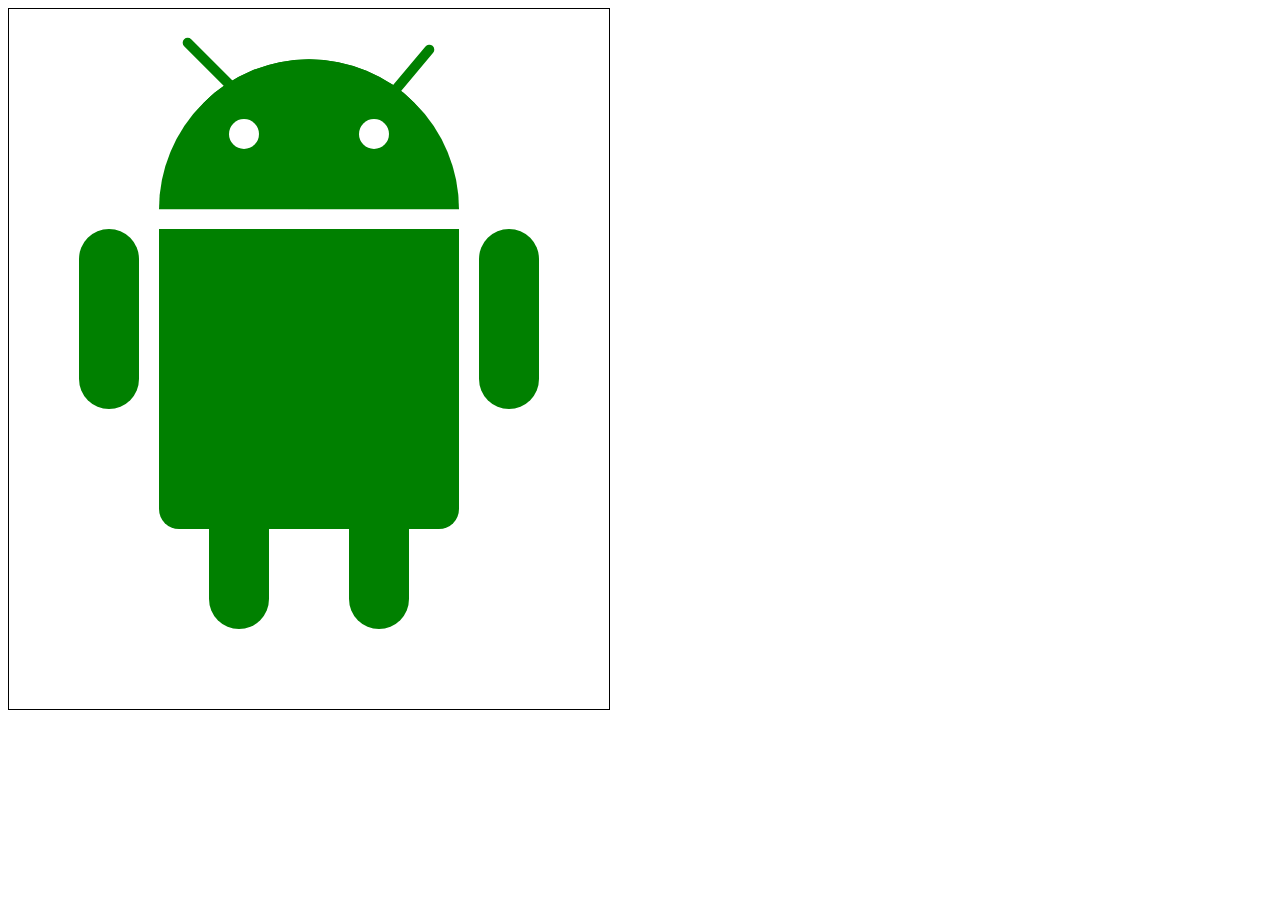
<file: Android/index.html>
<!DOCTYPE html>
<html>
<head>
	<meta charset="utf-8">
	<title>Android icons</title>
	<link rel="stylesheet" type="text/css" href="style.css">
</head>
<body>
	<div class="wrap">
		<div class="one"></div>
		<div class="boy"></div>
	</div>
</body>
</html>
</file>
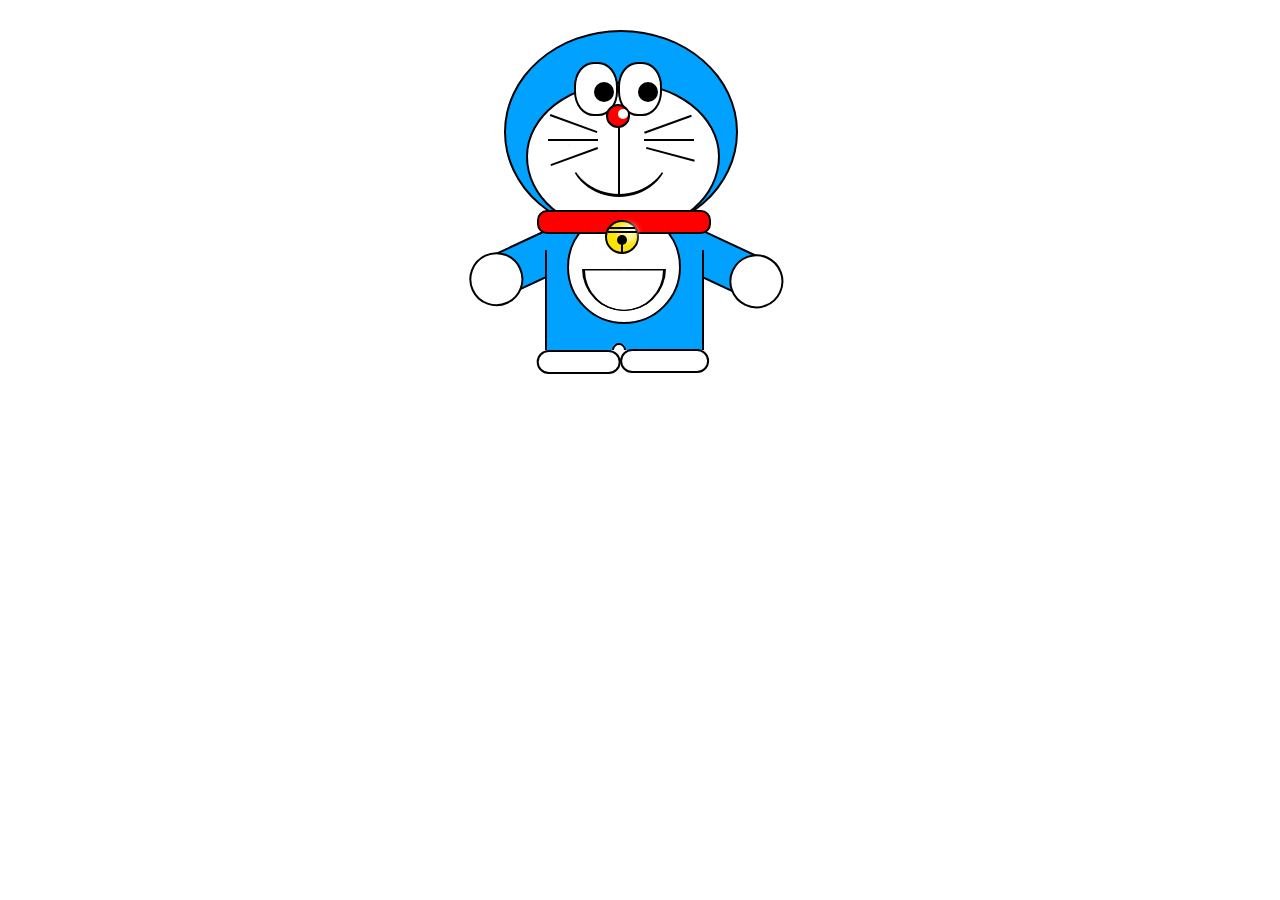
<file: Doraemon/index.html>
<!DOCTYPE html>
<html>
<head>
  <meta charset="utf-8">
  <meta name="viewport" content="width=device-width">
  <title>Doraemon</title>
  <link rel="stylesheet" type="text/css" href="style.css">
</head>
<body>
  <div class="wrap">
    <nav class="head">
      <nav class="face">
        <nav class="eyel">
          <nav class="eyeball"></nav>
        </nav>
        <nav class="eyer">
          <nav class="eyeball"></nav>
        </nav>
        <nav class="nose">
          <nav class="nose_w"></nav>
          <nav class="nose_d"></nav>
        </nav>
        <nav class="whiskers">
          <span></span>
          <span></span>
          <span></span>
          <span></span>
          <span></span>
          <span></span>
        </nav>
        <nav class="mouth">
          <nav class="mouthl"></nav>
          <nav class="mouthr"></nav>
        </nav>
      </nav>
    </nav>
    
    <nav class="neck"></nav>
    <nav class="handl">
      <nav class="finger_l"></nav>
    </nav>
    <nav class="handr">
      <nav class="finger_r"></nav>
    </nav>
    <nav class="body">
      <nav class="belly">
        <nav class="belly_l">
          <nav class="belly_s"></nav>
        </nav>
      </nav>
    </nav>
    
              
  <nav class="bell">
    <nav class="bell_light"></nav>
    <nav class="line"></nav>
    <nav class="blackball"></nav>
    <nav class="line_s"></nav>
  </nav>
    
   <nav class="feet">
      <nav class="feetl"></nav>
     <nav class="feetr"></nav>
   </nav>
  </div>
</body>
</html>
</file>
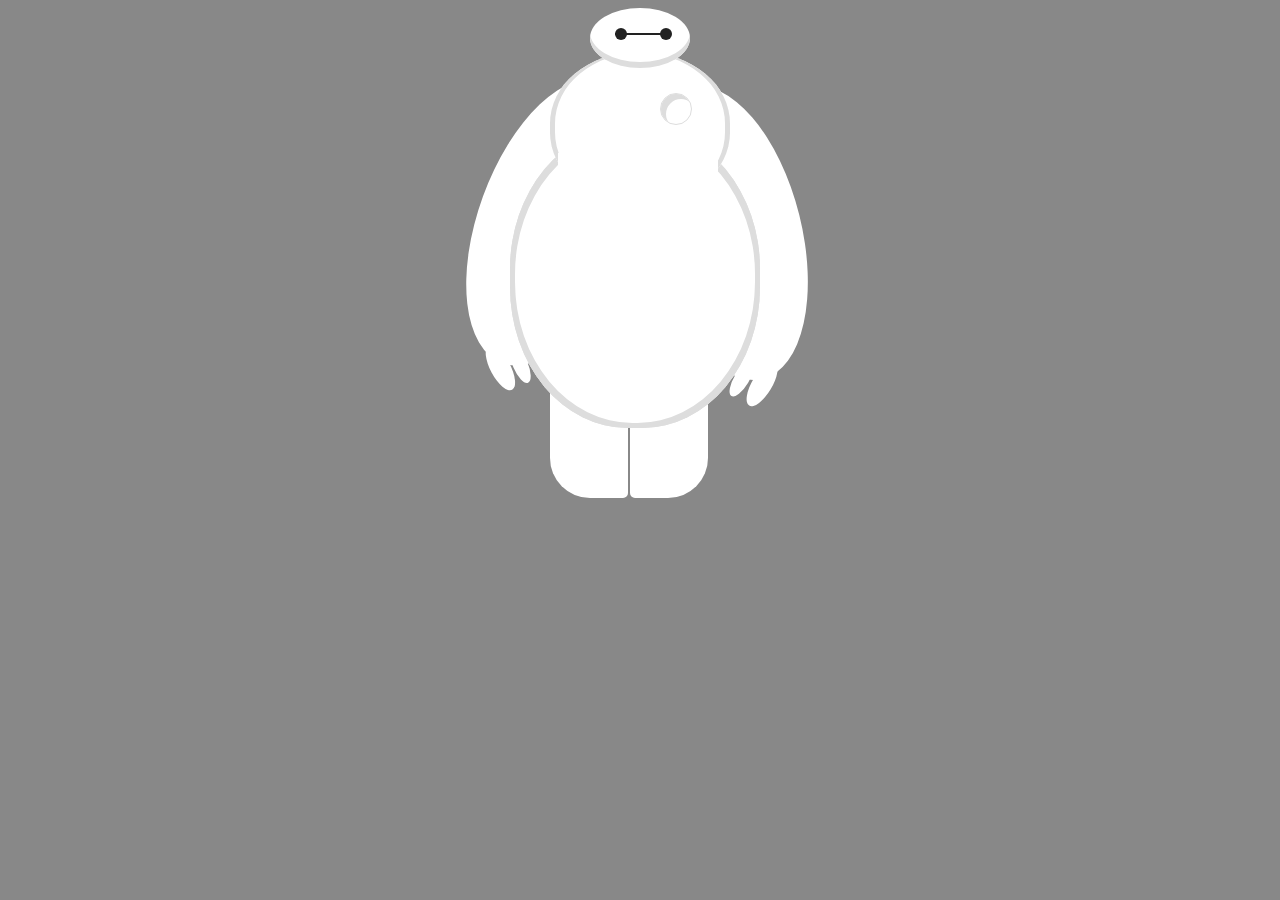
<file: Baymax.html>
<!DOCTYPE html>
<html>
<head>
  <meta charset="utf-8">
  <meta name="viewport" content="width=device-width">
  <title>Baymax</title>
  <style type="text/css">
    body{
  background:#888;
}
.wrap{
  position: relative;
  margin: 0 auto;
  width: 500px;
  height:600px;
}
.head{
  position: absolute;
  left: 200px;
  width: 100px;
  height: 60px;
  border-radius: 50%;
  background: #fff;
  box-shadow: inset 0 -6px 0 0 #ddd;
}
.eyes{
  position: absolute;
  top: 20px;
  left: 25px;
  width: 12px;
  height: 12px;
  background: #222;
  border-radius: 50%;
}
.eyer{
  left: 70px;
}
.nose{
  position: absolute;
  left: 25px;
  top: 25px;
  height: 2px;
  width: 50px;
  background: #222;
}
.body{
  position: absolute;
  top: 45px;
  left: 160px;
  width: 180px;
  height: 150px;
  background:#fff;
  border-radius:47%;
  box-shadow: inset 5px 0px 0 0 #ddd,inset -5px 0px 0 0 #ddd;;
  z-index: -1;
}
.belly{
  position: absolute;
  background:#fff;
  border-radius:47%;
  top: 120px;
  left: 120px;
  width: 250px;
  height: 300px;
  box-shadow: inset 5px -5px 0 0 #ddd,inset -5px -5px 0 0 #ddd,inset 5px 5px 0 0 #ddd,inset -5px 5px 0 0 #ddd;
  z-index: -2;
}
.line{
  position: absolute;
  top: 100px;
  left: 8px;
  width: 160px;
  height: 50px;
  background: #fff;
}
.heart{
  position: absolute;
  left: 110px;
  top: 40px;
  width: 30px;
  height: 30px;
  border:1px solid #ddd;
  border-radius: 50%;
  box-shadow:inset 5px 5px 0 0 #ddd;
}
.hand{
  position: absolute;
  width: 150px;
  height: 300px;
  border-radius: 50%;
  background: #fff;
  transform: rotate(20deg) translate(105px,30px);
  z-index: -3;
}
.handr{
  left: 150px;
  background: #fff;
  z-index: 99;
  z-index: -5;
  transform: rotate(-14deg) translate(90px,100px);
}
.finger{
  position: absolute;
  top: 280px;
  left: 65px;
  width: 20px;
  height: 50px;
  border-radius: 50%;
  background: #fff;
  transform: rotate(-48deg);
}
.small_finger{
  position: absolute;
  top: 275px;
  left: 85px;
  width: 15px;
  height: 40px;
  border-radius: 50%;
  background: #fff;
  transform: rotate(-43deg);
}
.handr > .finger{
  position: absolute;
  left: 63px;
  transform: rotate(45deg);
}
.handr > .small_finger{
  position: absolute;
  left: 47px;
  transform: rotate(45deg);
}
.leg{
  position: absolute;
  left: 160px;
  top: 370px;
  width: 78px;
  height: 120px;
  background: #fff;
  z-index: -9;
  border-radius: 0 0 5px 40px;
}
.legr{
  left: 240px;
  border-radius: 0 0 40px 5px;
}
  </style>
</head>
<body>
<div class="wrap">
  <div class="head">
    <div class="eyes eyel"></div>
    <div class="eyes eyer"></div>
    <div class="nose"></div>
  </div>
  <div class="body">
    <div class="line"></div>
    <div class="heart"></div>
  </div>
  <div class="belly">
  </div>
  <div class="hand">
    <div class="finger"></div>
    <div class="small_finger"></div>
  </div>
  <div class="hand handr">
    <div class="finger"></div>
    <div class="small_finger"></div>
  </div>
  <div class="leg legl"></div>
  <div class="leg legr"></div>
</div>
</body>
</html>
</file>
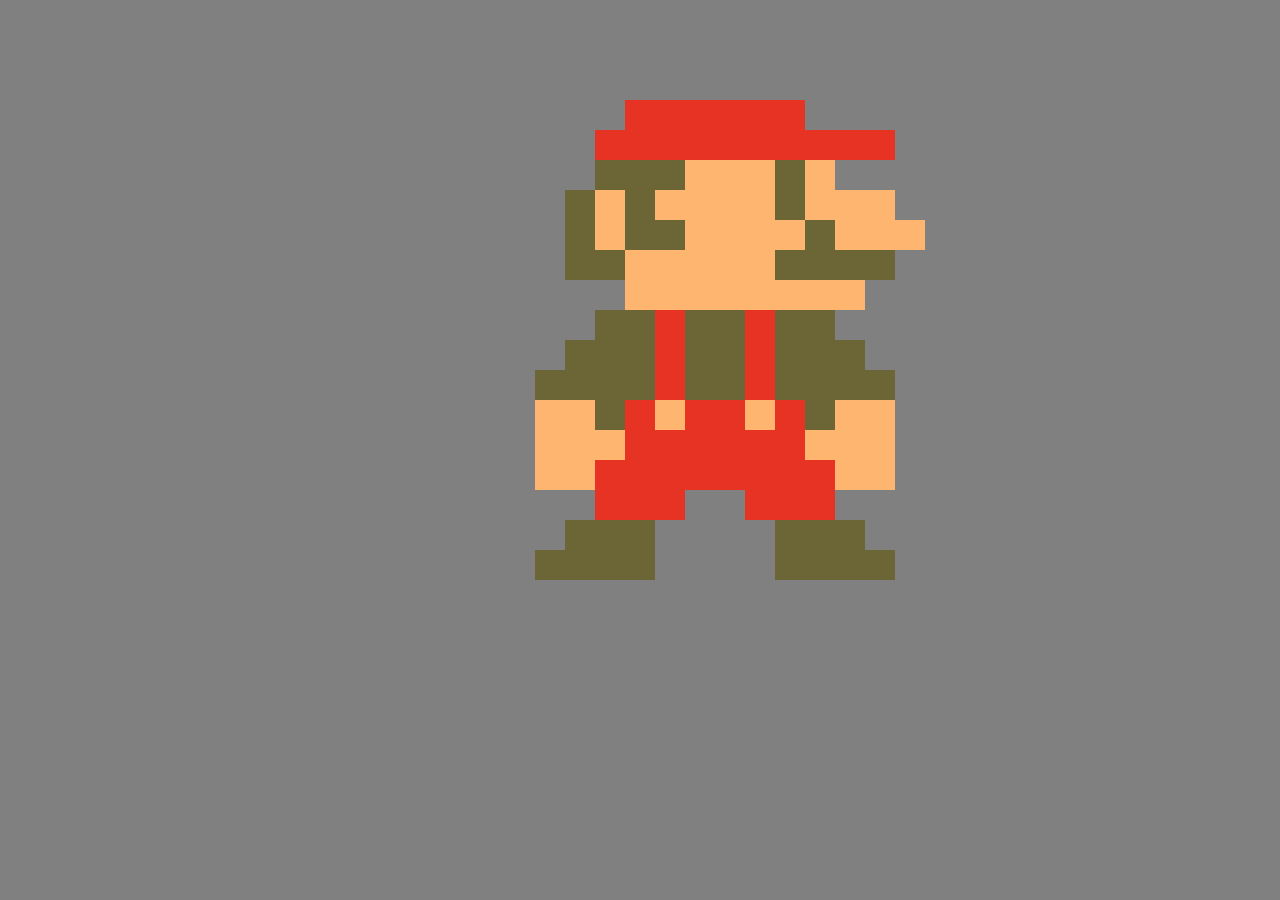
<file: 超级马里奥.html>
<!DOCTYPE html>
<html lang="en">

<head>
    <meta charset="UTF-8">
    <title>超级马里奥</title>
    <style>
    body {
        background: gray;
    }
    
    .mario {
        margin: 100px auto;
        width: 30px;
        height: 30px;
        background: #E73324;
        box-shadow: 30px 0 0 0 #E73324, 60px 0 0 0 #E73324, 90px 0 0 0 #E73324, 120px 0 0 0 #E73324, 150px 0 0 0 #E73324, -30px 30px 0 0 #E73324, 0 30px 0 0 #E73324, 30px 30px 0 0 #E73324, 60px 30px 0 0 #E73324, 90px 30px 0 0 #E73324, 120px 30px 0 0 #E73324, 150px 30px 0 0 #E73324, 180px 30px 0 0 #E73324, 210px 30px 0 0 #E73324, 240px 30px 0 0 #E73324, -30px 60px 0 0 #6C6636, 0 60px 0 0 #6C6636, 30px 60px 0 0 #6C6636, 60px 60px 0 0 #FEB570, 90px 60px 0 0 #FEB570, 120px 60px 0 0 #FEB570, 150px 60px 0 0 #6C6636, 180px 60px 0 0 #FEB570, -60px 90px 0 0 #6C6636, -30px 90px 0 0 #FEB570, 0 90px 0 0 #6C6636, 30px 90px 0 0 #FEB570, 60px 90px 0 0 #FEB570, 90px 90px 0 0 #FEB570, 120px 90px 0 0 #FEB570, 150px 90px 0 0 #6C6636, 180px 90px 0 0 #FEB570, 210px 90px 0 0 #FEB570, 240px 90px 0 0 #FEB570, -60px 120px 0 0 #6C6636, -30px 120px 0 0 #FEB570, 0 120px 0 0 #6C6636, 30px 120px 0 0 #6C6636, 60px 120px 0 0 #FEB570, 90px 120px 0 0 #FEB570, 120px 120px 0 0 #FEB570, 150px 120px 0 0 #FEB570, 180px 120px 0 0 #6C6636, 210px 120px 0 0 #FEB570, 240px 120px 0 0 #FEB570, 270px 120px 0 0 #FEB570, -60px 150px 0 0 #6C6636, -30px 150px 0 0 #6C6636, 0 150px 0 0 #FEB570, 30px 150px 0 0 #FEB570, 60px 150px 0 0 #FEB570, 90px 150px 0 0 #FEB570, 120px 150px 0 0 #FEB570, 150px 150px 0 0 #6C6636, 180px 150px 0 0 #6C6636, 210px 150px 0 0 #6C6636, 240px 150px 0 0 #6C6636, 0 180px 0 0 #FEB570, 30px 180px 0 0 #FEB570, 60px 180px 0 0 #FEB570, 90px 180px 0 0 #FEB570, 120px 180px 0 0 #FEB570, 150px 180px 0 0 #FEB570, 180px 180px 0 0 #FEB570, 210px 180px 0 0 #FEB570, -30px 210px 0 0 #6C6636, 0 210px 0 0 #6C6636, 30px 210px 0 0 #E73324, 60px 210px 0 0 #6C6636, 90px 210px 0 0 #6C6636, 120px 210px 0 0 #E73324, 150px 210px 0 0 #6C6636, 180px 210px 0 0 #6C6636, -60px 240px 0 0 #6C6636, -30px 240px 0 0 #6C6636, 0 240px 0 0 #6C6636, 30px 240px 0 0 #E73324, 60px 240px 0 0 #6C6636, 90px 240px 0 0 #6C6636, 120px 240px 0 0 #E73324, 150px 240px 0 0 #6C6636, 180px 240px 0 0 #6C6636, 210px 240px 0 0 #6C6636, -90px 270px 0 0 #6C6636, -60px 270px 0 0 #6C6636, -30px 270px 0 0 #6C6636, 0 270px 0 0 #6C6636, 30px 270px 0 0 #E73324, 60px 270px 0 0 #6C6636, 90px 270px 0 0 #6C6636, 120px 270px 0 0 #E73324, 150px 270px 0 0 #6C6636, 180px 270px 0 0 #6C6636, 210px 270px 0 0 #6C6636, 240px 270px 0 0 #6C6636, -90px 300px 0 0 #FEB570, -60px 300px 0 0 #FEB570, -30px 300px 0 0 #6C6636, 0 300px 0 0 #E73324, 30px 300px 0 0 #FEB570, 60px 300px 0 0 #E73324, 90px 300px 0 0 #E73324, 120px 300px 0 0 #FEB570, 150px 300px 0 0 #E73324, 180px 300px 0 0 #6C6636, 210px 300px 0 0 #FEB570, 240px 300px 0 0 #FEB570, -90px 330px 0 0 #FEB570, -60px 330px 0 0 #FEB570, -30px 330px 0 0 #FEB570, 0 330px 0 0 #E73324, 30px 330px 0 0 #E73324, 60px 330px 0 0 #E73324, 90px 330px 0 0 #E73324, 120px 330px 0 0 #E73324, 150px 330px 0 0 #E73324, 180px 330px 0 0 #FEB570, 210px 330px 0 0 #FEB570, 240px 330px 0 0 #FEB570, -90px 360px 0 0 #FEB570, -60px 360px 0 0 #FEB570, -30px 360px 0 0 #E73324, 0 360px 0 0 #E73324, 30px 360px 0 0 #E73324, 60px 360px 0 0 #E73324, 90px 360px 0 0 #E73324, 120px 360px 0 0 #E73324, 150px 360px 0 0 #E73324, 180px 360px 0 0 #E73324, 210px 360px 0 0 #FEB570, 240px 360px 0 0 #FEB570, -30px 390px 0 0 #E73324, 0 390px 0 0 #E73324, 30px 390px 0 0 #E73324, 120px 390px 0 0 #E73324, 150px 390px 0 0 #E73324, 180px 390px 0 0 #E73324, -60px 420px 0 0 #6C6636, -30px 420px 0 0 #6C6636, 0 420px 0 0 #6C6636, 150px 420px 0 0 #6C6636, 180px 420px 0 0 #6C6636, 210px 420px 0 0 #6C6636, -90px 450px 0 0 #6C6636, -60px 450px 0 0 #6C6636, -30px 450px 0 0 #6C6636, 0 450px 0 0 #6C6636, 150px 450px 0 0 #6C6636, 180px 450px 0 0 #6C6636, 210px 450px 0 0 #6C6636, 240px 450px 0 0 #6C6636;
    }
    </style>
</head>

<body>
    <div class="mario"></div>
</body>

</html>
</file>
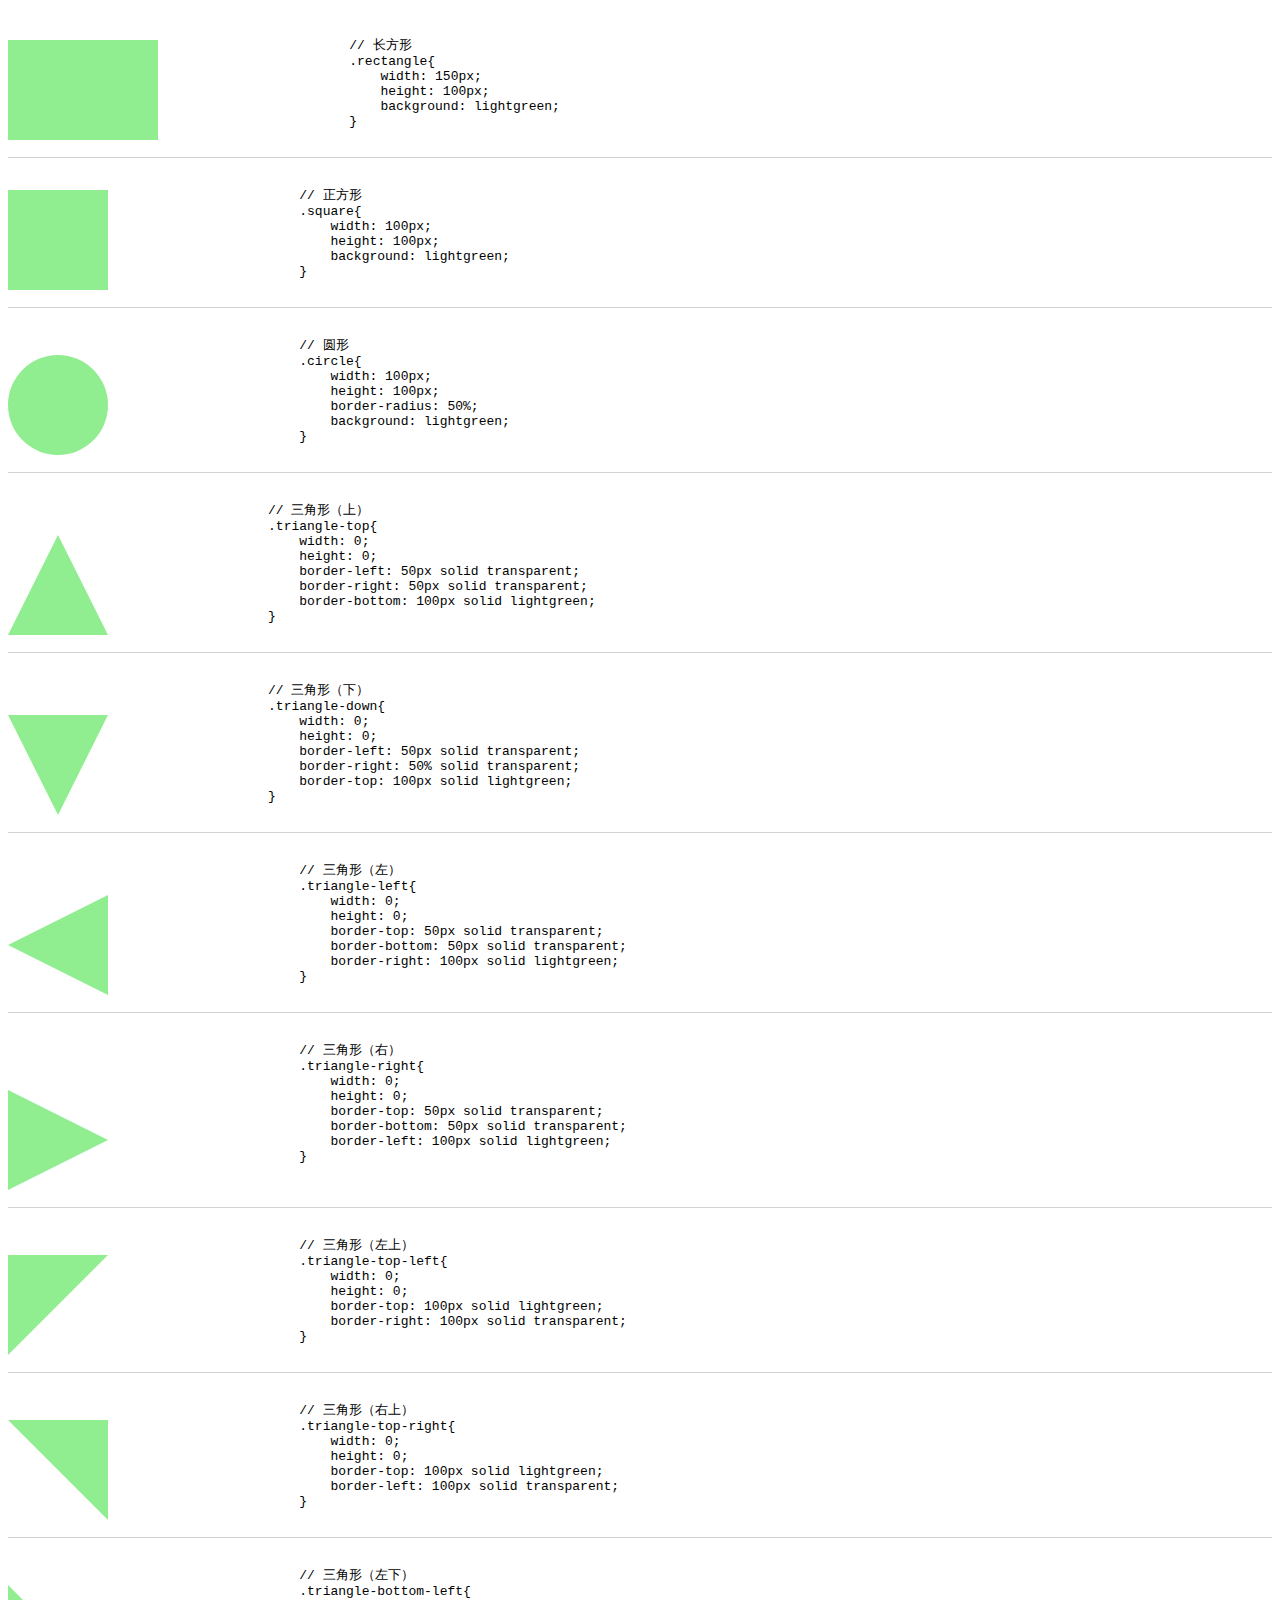
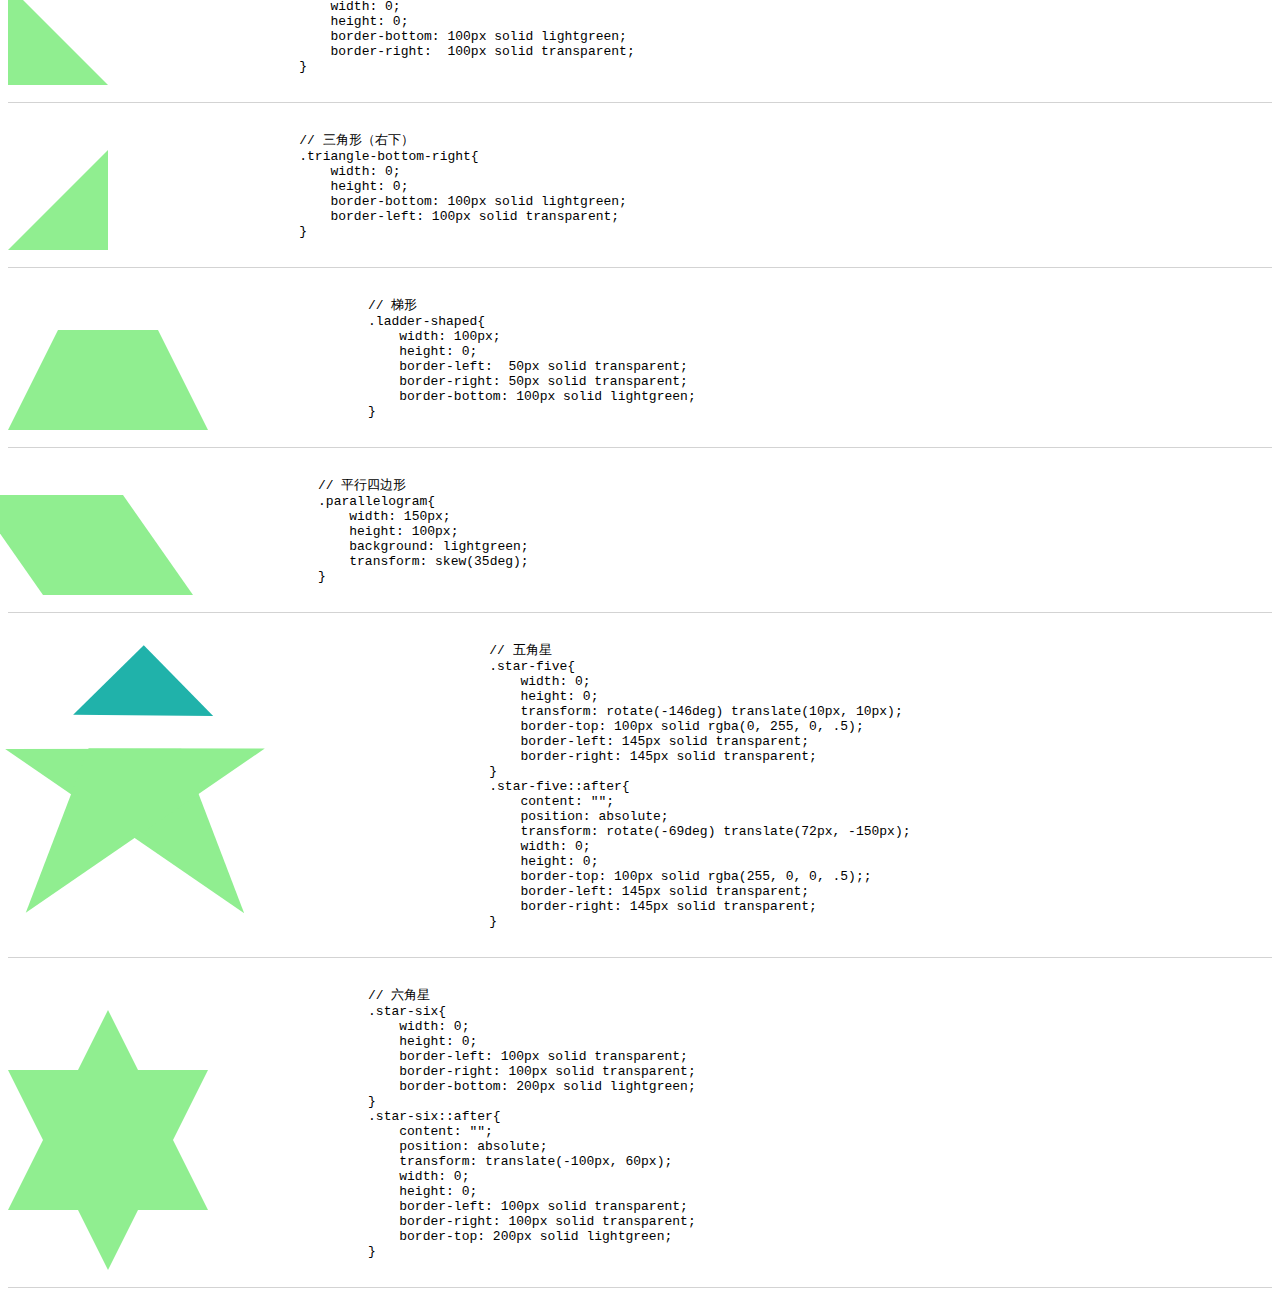
<file: CSS_Shape/CSS_Shape.html>
<!DOCTYPE html>
<html lang="en">
<head>
    <meta charset="UTF-8">
    <meta name="viewport" content="width=device-width, initial-scale=1.0">
    <meta http-equiv="X-UA-Compatible" content="ie=edge">
    <title>使用CSS绘制各种图形</title>
    <link rel="stylesheet" href="shape.css">
</head>
<body>
    <div id="wrap">
        <div class="shape">
            <section class="rectangle"></section>
            <section>
                <pre><code>
                        // 长方形
                        .rectangle{
                            width: 150px;
                            height: 100px;
                            background: lightgreen;
                        }
                </code></pre>
            </section>
        </div>
        <div class="shape">
            <section class="square"></section>
            <section>
                <pre><code>
                        // 正方形
                        .square{
                            width: 100px;
                            height: 100px;
                            background: lightgreen;
                        }
                </code></pre>
            </section>
        </div>
        <div class="shape">
            <section class="circle"></section>
            <section>
                <pre><code>
                        // 圆形
                        .circle{
                            width: 100px;
                            height: 100px;
                            border-radius: 50%;
                            background: lightgreen;
                        }
                </code></pre>
            </section>
        </div>
        <div class="shape">
            <section class="triangle-top"></section>
            <section>
                <pre><code>
                    // 三角形（上）
                    .triangle-top{
                        width: 0;
                        height: 0;
                        border-left: 50px solid transparent;
                        border-right: 50px solid transparent;
                        border-bottom: 100px solid lightgreen;
                    }
                </code></pre>
            </section>
        </div>
        <div class="shape">
            <section class="triangle-down"></section>
            <section>
                <pre><code>
                    // 三角形（下）
                    .triangle-down{
                        width: 0;
                        height: 0;
                        border-left: 50px solid transparent;
                        border-right: 50% solid transparent;
                        border-top: 100px solid lightgreen;
                    }
                </code></pre>
            </section>
        </div>
        <div class="shape">
            <section class="triangle-left"></section>
            <section>
                <pre><code>
                        // 三角形（左）
                        .triangle-left{
                            width: 0;
                            height: 0;
                            border-top: 50px solid transparent;
                            border-bottom: 50px solid transparent;
                            border-right: 100px solid lightgreen;
                        }
                </code></pre>
            </section>
        </div>
        <div class="shape">
            <section class="triangle-right"></section>
            <section>
                <pre><code>
                        // 三角形（右）
                        .triangle-right{
                            width: 0;
                            height: 0;
                            border-top: 50px solid transparent;
                            border-bottom: 50px solid transparent;
                            border-left: 100px solid lightgreen;
                        }
                        
                </code></pre>
            </section>
        </div>
        <div class="shape">
            <section class="triangle-top-left"></section>
            <section>
                    <pre><code>
                        // 三角形（左上）
                        .triangle-top-left{
                            width: 0;
                            height: 0;
                            border-top: 100px solid lightgreen;
                            border-right: 100px solid transparent;
                        }
                    </code></pre>
            </section>
        </div>
        <div class="shape">
            <section class="triangle-top-right"></section>
            <section>
                <pre><code>
                        // 三角形（右上）
                        .triangle-top-right{
                            width: 0;
                            height: 0;
                            border-top: 100px solid lightgreen;
                            border-left: 100px solid transparent;
                        }
                </code></pre>
            </section>
        </div>
        <div class="shape">
            <section class="triangle-bottom-left"></section>
            <section>
                <pre><code>
                        // 三角形（左下）
                        .triangle-bottom-left{
                            width: 0;
                            height: 0;
                            border-bottom: 100px solid lightgreen;
                            border-right:  100px solid transparent;
                        }
                </code></pre>
            </section>
        </div>
        <div class="shape">
            <section class="triangle-bottom-right"></section>
            <section>
                <pre><code>
                        // 三角形（右下）
                        .triangle-bottom-right{
                            width: 0;
                            height: 0;
                            border-bottom: 100px solid lightgreen;
                            border-left: 100px solid transparent;
                        }
                </code></pre>
            </section>
        </div>
        <div class="shape">
            <section class="ladder-shaped"></section>
            <section>
                <pre><code>
                    // 梯形
                    .ladder-shaped{
                        width: 100px;
                        height: 0;
                        border-left:  50px solid transparent;
                        border-right: 50px solid transparent;
                        border-bottom: 100px solid lightgreen;
                    }
                </code></pre>
            </section>
        </div>
        <div class="shape">
            <section class="parallelogram"></section>
            <section>
                <pre><code>
                    // 平行四边形
                    .parallelogram{
                        width: 150px;
                        height: 100px;
                        background: lightgreen;
                        transform: skew(35deg);
                    }
                </code></pre>
            </section>
        </div>
        <div class="shape">
            <section class="star-five"></section>
            <section>
                <pre><code>
                        // 五角星
                        .star-five{
                            width: 0;
                            height: 0;
                            transform: rotate(-146deg) translate(10px, 10px);
                            border-top: 100px solid rgba(0, 255, 0, .5);
                            border-left: 145px solid transparent;
                            border-right: 145px solid transparent;
                        }
                        .star-five::after{
                            content: "";
                            position: absolute;
                            transform: rotate(-69deg) translate(72px, -150px);
                            width: 0;
                            height: 0;
                            border-top: 100px solid rgba(255, 0, 0, .5);;
                            border-left: 145px solid transparent;
                            border-right: 145px solid transparent;
                        }
                </code></pre>
            </section>
        </div>
        <div class="shape">
            <section class="star-six"></section>
            <section>
                <pre><code>
                    // 六角星
                    .star-six{
                        width: 0;
                        height: 0;
                        border-left: 100px solid transparent;
                        border-right: 100px solid transparent;
                        border-bottom: 200px solid lightgreen;
                    }
                    .star-six::after{
                        content: "";
                        position: absolute;
                        transform: translate(-100px, 60px);
                        width: 0;
                        height: 0;
                        border-left: 100px solid transparent;
                        border-right: 100px solid transparent;
                        border-top: 200px solid lightgreen;
                    }
                </code></pre>
            </section>
        </div>
    </div>
</body>
</html>
</file>
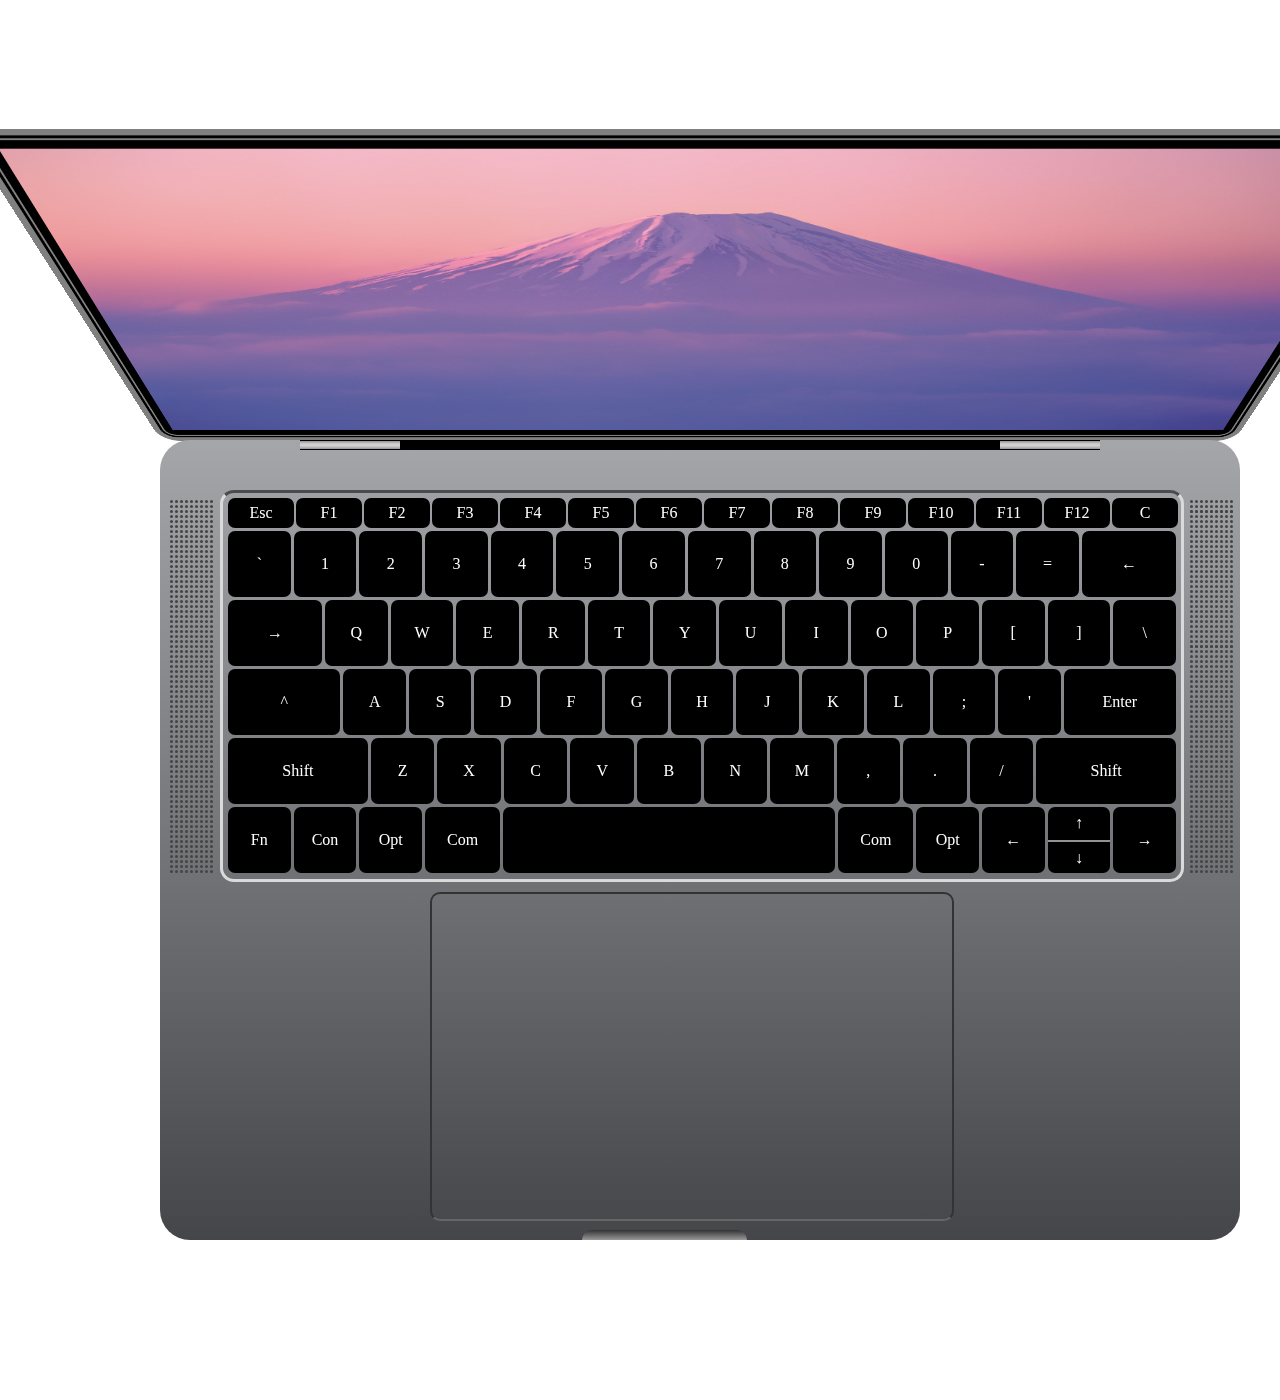
<file: Macbook/Macbook.html>
<!DOCTYPE html>
<html lang="en">
<head>
	<meta charset="UTF-8">
	<title>Macbook Pro</title>
	<link rel="stylesheet" href="style.css">
</head>
<body>
	<div class="macbook">
		<section class="screen">
			<section class="screenborder">
				<img src="mac_wallpaper.jpg" alt="" class="macwallpaper">
			</section>
		</section>
		<section class="panel">
			<div class="scroll"></div>
			<div class="sound"></div>
			<div class="keyboard">
				<div class="keyboard_line1">
					<section>Esc</section>
					<section>F1</section>
					<section>F2</section>
					<section>F3</section>
					<section>F4</section>
					<section>F5</section>
					<section>F6</section>
					<section>F7</section>
					<section>F8</section>
					<section>F9</section>
					<section>F10</section>
					<section>F11</section>
					<section>F12</section>
					<section>C</section>
				</div>
				<div class="keyboard_line2">
					<section>`</section>
					<section>1</section>
					<section>2</section>
					<section>3</section>
					<section>4</section>
					<section>5</section>
					<section>6</section>
					<section>7</section>
					<section>8</section>
					<section>9</section>
					<section>0</section>
					<section>-</section>
					<section>=</section>
					<section>←</section>
				</div>
				<div class="keyboard_line3">
					<section>→</section>
					<section>Q</section>
					<section>W</section>
					<section>E</section>
					<section>R</section>
					<section>T</section>
					<section>Y</section>
					<section>U</section>
					<section>I</section>
					<section>O</section>
					<section>P</section>
					<section>[</section>
					<section>]</section>
					<section>\</section>
				</div>
				<div class="keyboard_line4">
					<section>^</section>
					<section>A</section>
					<section>S</section>
					<section>D</section>
					<section>F</section>
					<section>G</section>
					<section>H</section>
					<section>J</section>
					<section>K</section>
					<section>L</section>
					<section>;</section>
					<section>'</section>
					<section>Enter</section>
				</div>
				<div class="keyboard_line5">
					<section>Shift</section>
					<section>Z</section>
					<section>X</section>
					<section>C</section>
					<section>V</section>
					<section>B</section>
					<section>N</section>
					<section>M</section>
					<section>,</section>
					<section>.</section>
					<section>/</section>
					<section>Shift</section>
				</div>
				<div class="keyboard_line6">
					<section>Fn</section>
					<section>Con</section>
					<section>Opt</section>
					<section>Com</section>
					<section></section>
					<section>Com</section>
					<section>Opt</section>
					<section>←</section>
					<section class="updown">
						<span>↑</span>
						<span>↓</span>
					</section>
					<section>→</section>
				</div>
			</div>
			<div class="touchpad"></div>
		</section>
	</div>
	<script>document.write('<script src="http://' + (location.host || 'localhost').split(':')[0] + ':35729/livereload.js?snipver=1"></' + 'script>')</script>
</body>
</html>
</file>
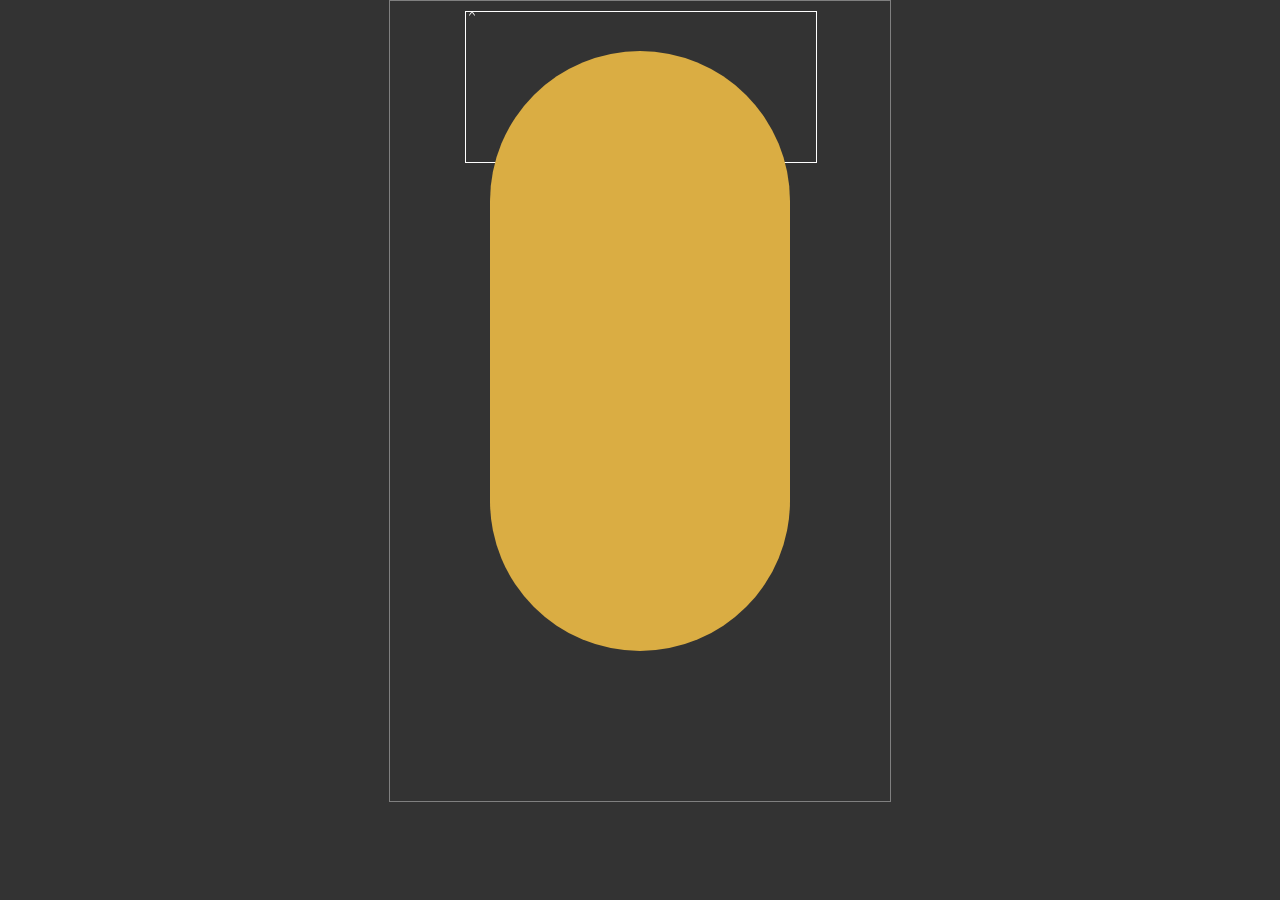
<file: Minions/Minions.html>
<!DOCTYPE html>
<html lang="en">
<head>
    <meta charset="UTF-8">
    <title>Document</title>
    <link rel="stylesheet" type="text/css" href="style.css">
</head>
<body>
    <div class="wrap">
        <nav class="hair">
            <nav class="hairBack">
                <nav class="hairB1"></nav>
                <nav class="hairB2"></nav>
                <nav class="hairB3"></nav>
                <nav class="hairB4"></nav>
                <nav class="hairB5"></nav>
                <nav class="hairB6"></nav>
                <nav class="hairB7"></nav>
                <nav class="hairB8"></nav>
                <nav class="hairB9"></nav>
                <nav class="hairB10"></nav>
            </nav>
            <nav class="hairfront">
                <nav class="hairF1"></nav>
                <nav class="hairF2"></nav>
                <nav class="hairF3"></nav>
                <nav class="hairF4"></nav>
                <nav class="hairF5"></nav>
                <nav class="hairF6"></nav>
                <nav class="hairF7"></nav>
                <nav class="hairF8"></nav>
                <nav class="hairF9"></nav>
                <nav class="hairF10"></nav>
            </nav>
        </nav>
        <nav class="body">
            
        </nav>
    </div>

    <script>document.write('<script src="http://' + (location.host || 'localhost').split(':')[0] + ':35729/livereload.js?snipver=1"></' + 'script>')</script>
</body>
</html>
</file>
<file: Android/style.css>
.wrap{
	width: 600px;
	height: 700px;
	border: 1px solid #000;
}
.one{
	position: absolute;
	width: 30px;
	height: 30px;
	background: #fff;
	border-radius: 50%;
	transform: translate(220px, 110px);
	z-index: 99;
	box-shadow: 130px 0 0 0 #fff;
}
.one::before,
.one::after{
	content: "";
	position: absolute;
	width: 80px;
	height: 10px;
	background: green;
	transform: rotate(45deg) translate(-80px, 0px);
	border-radius: 5px;
}
.one::after{
	transform: rotate(130deg) translate(-125px, -75px);
}

.boy{
	width: 300px;
	height: 300px;
	background: green;
	border-radius: 0 0 20px 20px;
	transform: translate(150px, 220px);
}
.boy::before{
	content: "";
	position: absolute;
	width: 60px;
	height: 180px;
	background: green;
	transform: translate(-80px, 0);
	border-radius: 30px;
	box-shadow: 400px 0 0 0 green, 130px 220px 0 0 green, 270px 220px 0 0 green;
}
.boy::after{
	content: "";
	position: absolute;
	border-width: 150px;
	border-style: solid;
	border-color: transparent transparent green green;
	border-radius: 50%;
	transform: rotate(135deg) translate(-120px, 120px);
}
</file>
<file: Doraemon/style.css>
.wrap{
  margin: 30px auto;
  position: relative;
  width: 400px;
  height:500px;
}
.head{
  position: absolute;
  left: 16%;
  width: 230px;
  height: 200px;
  background: #00A1FF;
  border-radius: 50%;
  border: 2px solid black;
}
.face{
  position: absolute;
  left: 20px;
  top: 50px;
  width: 190px;
  height: 145px;
  background: #fff;
  border-radius: 50% 50% 45% 45% / 50% 50% 50% 50%;
  border: 2px solid black;
}
.eyel{
  position: absolute;
  left: 46px;
  top:-22px;
  width: 40px;
  height: 50px;
  border: 2px solid black;
  border-radius: 45%;
  background: #fff;
  z-index: 3;
}
.eyer{
  position: absolute;
  top: -22px;
  left: 90px;
  width: 40px;
  height: 50px;
  border: 2px solid black;
  border-radius: 45%;
  background: #fff;
  z-index: 4;
}
.eyeball{
  position: absolute;
  left: 18px;
  top: 18px;
  width: 20px;
  height: 20px;
  background: black;
  border-radius: 50%;
}
.wrap:hover .eyeball{
  animation: run 1s infinite linear;
}
@-webkit-keyframes run {
  0% { transform: translate(0px,0px); }
  50% { transform: translate(-7px,10px); }
  99% { transform: translate(-15px,0px); }
}
@-moz-keyframes run {
  0% { transform: translate(0px,0px); }
  50% { transform: translate(-7px,10px); }
  99% { transform: translate(-15px,0px); }
}
@-ms-keyframes run {
  0% { transform: translate(0px,0px); }
  50% { transform: translate(-7px,10px); }
  99% { transform: translate(-15px,0px); }
}
@keyframes run {
  0% { transform: translate(0px,0px); }
  50% { transform: translate(-7px,10px); }
  99% { transform: translate(-15px,0px); }
}

.nose{
  position: absolute;
  left: 78px;
  top: 20px;
  width: 20px;
  height: 20px;
  border-radius: 50%;
  background: #f00;
  border: 2px solid black;
  z-index: 6;
}

.nose_w{
  position: absolute;
  left: 10px;
  top: 3px;
  width: 10px;
  height: 10px;
  background: #fff;
  border-radius: 50%;
}
.nose_d{
  position: absolute;
  left: 10px;
  top: 20px;
  width: 2px;
  height: 70px;
  background: #000;
}
.whiskers{
  position: absolute;
  left: 20px;
  top: 30px;
  width: 130px;
  height: 80px;
  z-index: 1;
}
.whiskers > span{
  position: relative;
  left: 10px;
  display: inline-block;
  width: 50px;
  height: 2px;
  background: black;
}
.whiskers > span:nth-of-type(1){
  transform: rotate(20deg) translate(-10px,0);
}

.whiskers > span:nth-of-type(2){
  transform: rotate(-20deg) translate(30px,8px);
}
.whiskers > span:nth-of-type(3){
  transform: translate(-10px,-5px);
}
.whiskers > span:nth-of-type(4){
  transform: translate(32px,-5px);
}
.whiskers > span:nth-of-type(5){
  transform: rotate(-20deg) translate(-6px,-9px);
}
.whiskers > span:nth-of-type(6){
  transform: rotate(15deg) translate(30px,-17px);
}
.mouth{
  position: absolute;
  left: 41px;
  top: 20px;
  width: 100px;
  height: 90px;
  background: white;
  border-radius: 50%;
  box-shadow: 0 3px 0 0 black;
  /* z-index: -1; */
}
.mouthl{
  position: absolute;
  top: 40px;
  left: -5px;
  transform: rotate(-22deg);
  width: 10px;
  height: 30px;
  background:white;
}
.mouthr{
  position: absolute;
  left: 95px;
  top: 40px;
  transform: rotate(20deg);
  width: 10px;
  height: 30px;
  background:white;
}
.neck{
  position: absolute;
  left: 97px;
  top: 180px;
  width: 170px;
  height: 20px;
  background: red;
  border-radius: 10px;
  border: 2px solid black;
  z-index: 99;
}
.body{
  position: absolute;
  left: 105px;
  top: 220px;
  width: 155px;
  height: 100px;
  background: #00A1FF;
  border-right: 2px solid black;
  border-left: 2px solid black;
  box-shadow: 0 -20px 0 0 #00A1FF;
}
.handl{
  width: 80px;
  height: 40px;
  border-width: 2px;
  border-style: solid;
  transform: rotate(-25deg) translate(-40px,210px);
  background:#00A1FF;
  border-color: black transparent black transparent;
  z-index: -15;
}
.finger_l{
  position: absolute;
  left: -30px;
  top: -5px;
  width: 50px;
  height: 50px;
  border: 2px solid black;
  border-radius: 50%;
  background: #fff;
}
.finger_r{
  position: absolute;
  left: 60px;
  top: -5px;
  width: 50px;
  height: 50px;
  border-radius: 50%;
  border: 2px solid black;
  background: #fff;
}
.handr{
  width: 80px;
  height: 40px;
  border-width: 2px;
  border-style: solid;
  background: #00A1FF;
  border-color: black transparent black transparent;
  transform: rotate(25deg) translate(280px,50px);
}
.belly{
  position: absolute;
  left: 20px;
  top: -40px;
  width: 110px;
  height: 110px;
  background: #fff;
  border: 2px solid #000;
  border-radius: 50%;
}
.belly_l{
  position: absolute;
  left: 13px;
  top: 15px;
  width: 0;
  height: 0;
  border-width: 42px;
  border-style: solid;
  border-color: black black transparent transparent;
  border-radius: 50%;
  transform: rotate(135deg);
}
.belly_s{
  position: absolute;
  left: -38px;
  top: -40px;
  width: 0;
  height: 0;
  border-width: 39px;
  border-style: solid;
  border-color: white white transparent transparent;
  border-radius: 50%;
}
.bell{
  position: absolute;
  left: 165px;
  top: 190px;
  width: 30px;
  height: 30px;
  background: #FBE405;
  border-radius: 50%;
  border: 2px solid;
  z-index: 999;
}
.bell_light{
  position: absolute;
  left: 18px;
  top: 3px;
  width: 10px;
  height: 10px;
  background: rgba(255,255,255,.8);
  border-radius: 50%;
  box-shadow: -2px 3px 5px 5px rgba(255,255,255,.6);
}
.line{
  position: absolute;
  top: 5px;
  left: 2px;
  width: 26px;
  height: 2px;
  background: #000;
  box-shadow: -1px 4px 0 0 black,2px 4px 0 0 black;
}
.blackball{
  position: absolute;
  left: 10px;
  top: 13px;
  width: 10px;
  height: 10px;
  background: black;
  border-radius: 50%;
}
.line_s{
  position: absolute;
  left: 14px;
  top: 16px;
  width: 2px;
  height: 15px;
  background: black;
  
}

.feet{
  position: absolute;
  left: 172px;
  top: 313px;
  width: 10px;
  height: 10px;
  border-width: 2px;
  border-style: solid;
  border-color: black black transparent transparent;
  border-radius: 50%;
  background: #fff;
  transform: rotate(-45deg);
}
.feetr{
  position: absolute;
  left: -74px;
  top: -27px;
  width: 80px;
  height: 20px;
  background: #fff;
  border: 2px solid black;
  transform: rotate(45deg);
  border-radius: 20px;
}
.feetl{
  position: absolute;
  left: -15px;
  top: 33px;
  width: 85px;
  height: 20px;
  background: #fff;
  border: 2px solid black;
  transform: rotate(45deg);
  border-radius: 20px;
}
</file>
<file: CSS_Shape/shape.css>
.shape{
    border-bottom: 1px solid lightgray;
}

section{
    display: inline-block;
}

.rectangle{
    width: 150px;
    height: 100px;
    background: lightgreen;
}

.square{
    width: 100px;
    height: 100px;
    background: lightgreen;
}

.circle{
    width: 100px;
    height: 100px;
    border-radius: 50%;
    background: lightgreen;
}

.triangle-top{
    width: 0;
    height: 0;
    border-left: 50px solid transparent;
    border-right: 50px solid transparent;
    border-bottom: 100px solid lightgreen;
}

.triangle-down{
    width: 0;
    height: 0;
    border-left: 50px solid transparent;
    border-right: 50px solid transparent;
    border-top: 100px solid lightgreen;
}

.triangle-left{
    width: 0;
    height: 0;
    border-top: 50px solid transparent;
    border-bottom: 50px solid transparent;
    border-right: 100px solid lightgreen;
}

.triangle-right{
    width: 0;
    height: 0;
    border-top: 50px solid transparent;
    border-bottom: 50px solid transparent;
    border-left: 100px solid lightgreen;
}

.triangle-top-left{
    width: 0;
    height: 0;
    border-top: 100px solid lightgreen;
    border-right: 100px solid transparent;
}

.triangle-top-right{
    width: 0;
    height: 0;
    border-top: 100px solid lightgreen;
    border-left: 100px solid transparent;
}

.triangle-bottom-left{
    width: 0;
    height: 0;
    border-bottom: 100px solid lightgreen;
    border-right:  100px solid transparent;
}

.triangle-bottom-right{
    width: 0;
    height: 0;
    border-bottom: 100px solid lightgreen;
    border-left: 100px solid transparent;
}

.ladder-shaped{
    width: 100px;
    height: 0;
    border-left:  50px solid transparent;
    border-right: 50px solid transparent;
    border-bottom: 100px solid lightgreen;
}

.parallelogram{
    width: 150px;
    height: 100px;
    background: lightgreen;
    transform: skew(35deg);
}

.star-five{
    position: relative;
    left: 0;
    top: 0;
    width: 0;
    height: 0;
    top: -100px;
    transform: rotate(-145.5deg);
    border-top: 100px solid lightgreen;
    border-left: 145px solid transparent;
    border-right: 145px solid transparent;
}
.star-five::after{
    content: "";
    position: absolute;
    transform: rotate(-69deg);
    top: -120px;
    left: -115px;
    width: 0;
    height: 0;
    border-top: 100px solid lightgreen;
    border-left: 145px solid transparent;
    border-right: 145px solid transparent;
}
.star-five::before{
    content: "";
    position: absolute;
    transform: rotate(-34deg);
    width: 0;
    height: 0;
    border-left: 70px solid transparent;
    border-right: 70px solid transparent;
    border-top: 70px solid lightseagreen;
}

.star-six{
    position: relative;
    transform: translateY(-60px);
    width: 0;
    height: 0;
    border-left: 100px solid transparent;
    border-right: 100px solid transparent;
    border-bottom: 200px solid lightgreen;
}
.star-six::after{
    content: "";
    position: absolute;
    transform: translate(-100px, 60px);
    width: 0;
    height: 0;
    border-left: 100px solid transparent;
    border-right: 100px solid transparent;
    border-top: 200px solid lightgreen;
}
</file>
<file: Macbook/style.css>
body{
	padding: 0;
	margin: 0;
}
.macbook{
	position: relative;
	margin: 100px auto;
	width: 1200px;
}
.screen{
	position: relative;
	width: 1200px;
	height: 400px;
	left: 50px;
	perspective: 1000;
	-webkit-perspective: 1000;
}
.screenborder{
	transform: rotateX(-46deg);
}
.macwallpaper{
	width: 1200px;
	height: 400px;
	border: 9px solid black;
	border-radius: 10px;
	box-shadow: 0 0 0 2px gray, 0 0 0 5px black, 0 0 0 12px gray;
}
.panel{
	position: relative;
	width: 1080px;
	height: 800px;
	background: #D8D7D7;
	left: 120px;
	top: -60px;
	border-radius: 30px;
	background-image: -webkit-linear-gradient(top, rgb(165,166,170), rgb(69,70,74));
}
.scroll{
	width: 800px;
	height: 10px;
	background: #000;
	transform: translateX(140px);
}
.scroll::before,
.scroll::after{
	content: "";
	position: absolute;
	width: 100px;
	height: 8px;
	top: 1px;
	background: -webkit-linear-gradient(top,#939191,#BFBFBF,#D8D7D7,#BFBFBF,#939191);
}
.scroll::after{
	left: 700px;
}
.keyboard{
	position: relative;
	top: 40px;
	left: 60px;
	width: 952px;
	padding: 3px;
	height: 380px;
	border: 3px solid;
	border-color: #4C4B4B #DBDADA #DBDADA #DBDADA;
	border-radius: 14px;
}
.keyboard_line1{
	position: relative;
	left: 2px;
	top: 2px;
	display: grid;
	grid-template-columns: repeat(14, 1fr);
	grid-template-rows: 1fr;
}
.keyboard_line1 > section{
	background: #000;
	color: #fff;
	border-radius: 7px;
	text-align: center;
	max-width: 66px;
	height: 30px;
	line-height: 30px;
}
.keyboard_line2{
	position: relative;
	margin-top: 3px;
	margin-right: 4px;
	left: 2px;
	top: 2px;
	display: grid;
	grid-template-columns: repeat(13, 1fr) 1.5fr;
	grid-template-rows: 1fr;
	grid-gap: 3px;
}
.keyboard_line2 > section{
	background: #000;
	color: #fff;
	border-radius: 7px;
	text-align: center;
	max-width: 151px;
	height: 66px;
	line-height: 66px;
}
.keyboard_line3{
	position: relative;
	margin-top: 3px;
	margin-right: 4px;
	left: 2px;
	top: 2px;
	display: grid;
	grid-template-columns: 1.5fr repeat(13, 1fr);
	grid-template-rows: 1fr;
	grid-gap: 3px;
}
.keyboard_line3 > section{
	background: #000;
	color: #fff;
	border-radius: 7px;
	text-align: center;
	max-width: 150px;
	height: 66px;
	line-height: 66px;
}
.keyboard_line4{
	position: relative;
	margin-top: 3px;
	margin-right: 4px;
	left: 2px;
	top: 2px;
	display: grid;
	grid-template-columns: 1.8fr repeat(11, 1fr) 1.8fr;
	grid-template-rows: 1fr;
	grid-gap: 3px;
}
.keyboard_line4 > section{
	background: #000;
	color: #fff;
	max-width: 150px;
	height: 66px;
	line-height: 66px;
	text-align: center;
	border-radius: 7px;
}
.keyboard_line5{
	position: relative;
	margin-top: 3px;
	margin-right: 4px;
	left: 2px;
	top: 2px;
	display: grid;
	grid-template-columns: 2.2fr repeat(10, 1fr) 2.2fr;
	grid-template-rows: 1fr;
	grid-gap: 3px;
}
.keyboard_line5 > section{
	background: #000;
	color: #fff;
	max-width: 250px;
	height: 66px;
	line-height: 66px;
	border-radius: 7px;
	text-align: center;
}
.keyboard_line6{
	position: relative;
	margin-top: 3px;
	margin-right: 4px;
	left: 2px;
	top: 2px;
	display: grid;
	grid-template-columns: repeat(3, 1fr) 1.2fr 5.3fr 1.2fr repeat(4, 1fr);
	grid-template-rows: 1fr;
	grid-gap: 3px;
}
.keyboard_line6 > section{
	background: #000;
	color: #fff;
	max-width: 400px;
	height: 66px;
	line-height: 66px;
	border-radius: 7px;
	text-align: center;
}
.updown > span{
	display: block;
	width: 100%;
	height: 50%;
	line-height: 200%;
}
.updown > span:nth-of-type(1){
	border-bottom: 2px solid #939191;
}
.touchpad{
	transform: translate(270px, 50px);
	width: 520px;
	height: 325px;
	border: 2px solid;
	border-color: #333 #333 #666 #333;
	border-radius: 10px;
}
.touchpad::before{
	content: "";
	position: absolute;
	width: 165px;
	height: 10px;
	background-image: -webkit-linear-gradient(top, #333,#999);
	border-radius: 10px 10px 0 0;
	transform: translate(150px, 336px);
}
.sound{
	width: 3px;
	height: 3px;
	background: #444;
	position: absolute;
	border-radius: 50%;
	transform: translate(10px, 50px);
	box-shadow: 5px 0 0 0 #444, 10px 0 0 0 #444, 15px 0 0 0 #444, 20px 0 0 0 #444, 25px 0 0 0 #444, 30px 0 0 0 #444, 35px 0 0 0 #444, 40px 0 0 0 #444,
	0 5px 0 0 #444, 5px 5px 0 0 #444, 10px 5px 0 0 #444, 15px 5px 0 0 #444, 20px 5px 0 0 #444, 25px 5px 0 0 #444, 30px 5px 0 0 #444, 35px 5px 0 0 #444, 40px 5px 0 0 #444,
	0 10px 0 0 #444, 5px 10px 0 0 #444, 10px 10px 0 0 #444, 15px 10px 0 0 #444, 20px 10px 0 0 #444, 25px 10px 0 0 #444, 30px 10px 0 0 #444, 35px 10px 0 0 #444, 40px 10px 0 0 #444,
	0 15px 0 0 #444, 5px 15px 0 0 #444, 10px 15px 0 0 #444, 15px 15px 0 0 #444, 20px 15px 0 0 #444, 25px 15px 0 0 #444, 30px 15px 0 0 #444, 35px 15px 0 0 #444, 40px 15px 0 0 #444,
	0 20px 0 0 #444, 5px 20px 0 0 #444, 10px 20px 0 0 #444, 15px 20px 0 0 #444, 20px 20px 0 0 #444, 25px 20px 0 0 #444, 30px 20px 0 0 #444, 35px 20px 0 0 #444, 40px 20px 0 0 #444,
	0 25px 0 0 #444, 5px 25px 0 0 #444, 10px 25px 0 0 #444, 15px 25px 0 0 #444, 20px 25px 0 0 #444, 25px 25px 0 0 #444, 30px 25px 0 0 #444, 35px 25px 0 0 #444, 40px 25px 0 0 #444,
	0 30px 0 0 #444, 5px 30px 0 0 #444, 10px 30px 0 0 #444, 15px 30px 0 0 #444, 20px 30px 0 0 #444, 25px 30px 0 0 #444, 30px 30px 0 0 #444, 35px 30px 0 0 #444, 40px 30px 0 0 #444,
	0 35px 0 0 #444, 5px 35px 0 0 #444, 10px 35px 0 0 #444, 15px 35px 0 0 #444, 20px 35px 0 0 #444, 25px 35px 0 0 #444, 30px 35px 0 0 #444, 35px 35px 0 0 #444, 40px 35px 0 0 #444,
	0 40px 0 0 #444, 5px 40px 0 0 #444, 10px 40px 0 0 #444, 15px 40px 0 0 #444, 20px 40px 0 0 #444, 25px 40px 0 0 #444, 30px 40px 0 0 #444, 35px 40px 0 0 #444, 40px 40px 0 0 #444,
	0 45px 0 0 #444, 5px 45px 0 0 #444, 10px 45px 0 0 #444, 15px 45px 0 0 #444, 20px 45px 0 0 #444, 25px 45px 0 0 #444, 30px 45px 0 0 #444, 35px 45px 0 0 #444, 40px 45px 0 0 #444,
	0 50px 0 0 #444, 5px 50px 0 0 #444, 10px 50px 0 0 #444, 15px 50px 0 0 #444, 20px 50px 0 0 #444, 25px 50px 0 0 #444, 30px 50px 0 0 #444, 35px 50px 0 0 #444, 40px 50px 0 0 #444,
	0 55px 0 0 #444, 5px 55px 0 0 #444, 10px 55px 0 0 #444, 15px 55px 0 0 #444, 20px 55px 0 0 #444, 25px 55px 0 0 #444, 30px 55px 0 0 #444, 35px 55px 0 0 #444, 40px 55px 0 0 #444,
	0 60px 0 0 #444, 5px 60px 0 0 #444, 10px 60px 0 0 #444, 15px 60px 0 0 #444, 20px 60px 0 0 #444, 25px 60px 0 0 #444, 30px 60px 0 0 #444, 35px 60px 0 0 #444, 40px 60px 0 0 #444,
	0 65px 0 0 #444, 5px 65px 0 0 #444, 10px 65px 0 0 #444, 15px 65px 0 0 #444, 20px 65px 0 0 #444, 25px 65px 0 0 #444, 30px 65px 0 0 #444, 35px 65px 0 0 #444, 40px 65px 0 0 #444,
	0 70px 0 0 #444, 5px 70px 0 0 #444, 10px 70px 0 0 #444, 15px 70px 0 0 #444, 20px 70px 0 0 #444, 25px 70px 0 0 #444, 30px 70px 0 0 #444, 35px 70px 0 0 #444, 40px 70px 0 0 #444,
	0 75px 0 0 #444, 5px 75px 0 0 #444, 10px 75px 0 0 #444, 15px 75px 0 0 #444, 20px 75px 0 0 #444, 25px 75px 0 0 #444, 30px 75px 0 0 #444, 35px 75px 0 0 #444, 40px 75px 0 0 #444,
	0 80px 0 0 #444, 5px 80px 0 0 #444, 10px 80px 0 0 #444, 15px 80px 0 0 #444, 20px 80px 0 0 #444, 25px 80px 0 0 #444, 30px 80px 0 0 #444, 35px 80px 0 0 #444, 40px 80px 0 0 #444,
	0 85px 0 0 #444, 5px 85px 0 0 #444, 10px 85px 0 0 #444, 15px 85px 0 0 #444, 20px 85px 0 0 #444, 25px 85px 0 0 #444, 30px 85px 0 0 #444, 35px 85px 0 0 #444, 40px 85px 0 0 #444,
	0 90px 0 0 #444, 5px 90px 0 0 #444, 10px 90px 0 0 #444, 15px 90px 0 0 #444, 20px 90px 0 0 #444, 25px 90px 0 0 #444, 30px 90px 0 0 #444, 35px 90px 0 0 #444, 40px 90px 0 0 #444,
	0 95px 0 0 #444, 5px 95px 0 0 #444, 10px 95px 0 0 #444, 15px 95px 0 0 #444, 20px 95px 0 0 #444, 25px 95px 0 0 #444, 30px 95px 0 0 #444, 35px 95px 0 0 #444, 40px 95px 0 0 #444,
	0 100px 0 0 #444, 5px 100px 0 0 #444, 10px 100px 0 0 #444, 15px 100px 0 0 #444, 20px 100px 0 0 #444, 25px 100px 0 0 #444, 30px 100px 0 0 #444, 35px 100px 0 0 #444, 40px 100px 0 0 #444,
	0 105px 0 0 #444, 5px 105px 0 0 #444, 10px 105px 0 0 #444, 15px 105px 0 0 #444, 20px 105px 0 0 #444, 25px 105px 0 0 #444, 30px 105px 0 0 #444, 35px 105px 0 0 #444, 40px 105px 0 0 #444,
	0 110px 0 0 #444, 5px 110px 0 0 #444, 10px 110px 0 0 #444, 15px 110px 0 0 #444, 20px 110px 0 0 #444, 25px 110px 0 0 #444, 30px 110px 0 0 #444, 35px 110px 0 0 #444, 40px 110px 0 0 #444,
	0 115px 0 0 #444, 5px 115px 0 0 #444, 10px 115px 0 0 #444, 15px 115px 0 0 #444, 20px 115px 0 0 #444, 25px 115px 0 0 #444, 30px 115px 0 0 #444, 35px 115px 0 0 #444, 40px 115px 0 0 #444,
	0 120px 0 0 #444, 5px 120px 0 0 #444, 10px 120px 0 0 #444, 15px 120px 0 0 #444, 20px 120px 0 0 #444, 25px 120px 0 0 #444, 30px 120px 0 0 #444, 35px 120px 0 0 #444, 40px 120px 0 0 #444,
	0 125px 0 0 #444, 5px 125px 0 0 #444, 10px 125px 0 0 #444, 15px 125px 0 0 #444, 20px 125px 0 0 #444, 25px 125px 0 0 #444, 30px 125px 0 0 #444, 35px 125px 0 0 #444, 40px 125px 0 0 #444,
	0 130px 0 0 #444, 5px 130px 0 0 #444, 10px 130px 0 0 #444, 15px 130px 0 0 #444, 20px 130px 0 0 #444, 25px 130px 0 0 #444, 30px 130px 0 0 #444, 35px 130px 0 0 #444, 40px 130px 0 0 #444,
	0 135px 0 0 #444, 5px 135px 0 0 #444, 10px 135px 0 0 #444, 15px 135px 0 0 #444, 20px 135px 0 0 #444, 25px 135px 0 0 #444, 30px 135px 0 0 #444, 35px 135px 0 0 #444, 40px 135px 0 0 #444,
	0 140px 0 0 #444, 5px 140px 0 0 #444, 10px 140px 0 0 #444, 15px 140px 0 0 #444, 20px 140px 0 0 #444, 25px 140px 0 0 #444, 30px 140px 0 0 #444, 35px 140px 0 0 #444, 40px 140px 0 0 #444,
	0 145px 0 0 #444, 5px 145px 0 0 #444, 10px 145px 0 0 #444, 15px 145px 0 0 #444, 20px 145px 0 0 #444, 25px 145px 0 0 #444, 30px 145px 0 0 #444, 35px 145px 0 0 #444, 40px 145px 0 0 #444,
	0 150px 0 0 #444, 5px 150px 0 0 #444, 10px 150px 0 0 #444, 15px 150px 0 0 #444, 20px 150px 0 0 #444, 25px 150px 0 0 #444, 30px 150px 0 0 #444, 35px 150px 0 0 #444, 40px 150px 0 0 #444,
	0 155px 0 0 #444, 5px 155px 0 0 #444, 10px 155px 0 0 #444, 15px 155px 0 0 #444, 20px 155px 0 0 #444, 25px 155px 0 0 #444, 30px 155px 0 0 #444, 35px 155px 0 0 #444, 40px 155px 0 0 #444,
	0 160px 0 0 #444, 5px 160px 0 0 #444, 10px 160px 0 0 #444, 15px 160px 0 0 #444, 20px 160px 0 0 #444, 25px 160px 0 0 #444, 30px 160px 0 0 #444, 35px 160px 0 0 #444, 40px 160px 0 0 #444,
	0 165px 0 0 #444, 5px 165px 0 0 #444, 10px 165px 0 0 #444, 15px 165px 0 0 #444, 20px 165px 0 0 #444, 25px 165px 0 0 #444, 30px 165px 0 0 #444, 35px 165px 0 0 #444, 40px 165px 0 0 #444,
	0 170px 0 0 #444, 5px 170px 0 0 #444, 10px 170px 0 0 #444, 15px 170px 0 0 #444, 20px 170px 0 0 #444, 25px 170px 0 0 #444, 30px 170px 0 0 #444, 35px 170px 0 0 #444, 40px 170px 0 0 #444,
	0 175px 0 0 #444, 5px 175px 0 0 #444, 10px 175px 0 0 #444, 15px 175px 0 0 #444, 20px 175px 0 0 #444, 25px 175px 0 0 #444, 30px 175px 0 0 #444, 35px 175px 0 0 #444, 40px 175px 0 0 #444,
	0 180px 0 0 #444, 5px 180px 0 0 #444, 10px 180px 0 0 #444, 15px 180px 0 0 #444, 20px 180px 0 0 #444, 25px 180px 0 0 #444, 30px 180px 0 0 #444, 35px 180px 0 0 #444, 40px 180px 0 0 #444,
	0 185px 0 0 #444, 5px 185px 0 0 #444, 10px 185px 0 0 #444, 15px 185px 0 0 #444, 20px 185px 0 0 #444, 25px 185px 0 0 #444, 30px 185px 0 0 #444, 35px 185px 0 0 #444, 40px 185px 0 0 #444,
	0 190px 0 0 #444, 5px 190px 0 0 #444, 10px 190px 0 0 #444, 15px 190px 0 0 #444, 20px 190px 0 0 #444, 25px 190px 0 0 #444, 30px 190px 0 0 #444, 35px 190px 0 0 #444, 40px 190px 0 0 #444,
	0 195px 0 0 #444, 5px 195px 0 0 #444, 10px 195px 0 0 #444, 15px 195px 0 0 #444, 20px 195px 0 0 #444, 25px 195px 0 0 #444, 30px 195px 0 0 #444, 35px 195px 0 0 #444, 40px 195px 0 0 #444,
	0 200px 0 0 #444, 5px 200px 0 0 #444, 10px 200px 0 0 #444, 15px 200px 0 0 #444, 20px 200px 0 0 #444, 25px 200px 0 0 #444, 30px 200px 0 0 #444, 35px 200px 0 0 #444, 40px 200px 0 0 #444,
	0 205px 0 0 #444, 5px 205px 0 0 #444, 10px 205px 0 0 #444, 15px 205px 0 0 #444, 20px 205px 0 0 #444, 25px 205px 0 0 #444, 30px 205px 0 0 #444, 35px 205px 0 0 #444, 40px 205px 0 0 #444,
	0 210px 0 0 #444, 5px 210px 0 0 #444, 10px 210px 0 0 #444, 15px 210px 0 0 #444, 20px 210px 0 0 #444, 25px 210px 0 0 #444, 30px 210px 0 0 #444, 35px 210px 0 0 #444, 40px 210px 0 0 #444,
	0 215px 0 0 #444, 5px 215px 0 0 #444, 10px 215px 0 0 #444, 15px 215px 0 0 #444, 20px 215px 0 0 #444, 25px 215px 0 0 #444, 30px 215px 0 0 #444, 35px 215px 0 0 #444, 40px 215px 0 0 #444,
	0 220px 0 0 #444, 5px 220px 0 0 #444, 10px 220px 0 0 #444, 15px 220px 0 0 #444, 20px 220px 0 0 #444, 25px 220px 0 0 #444, 30px 220px 0 0 #444, 35px 220px 0 0 #444, 40px 220px 0 0 #444,
	0 225px 0 0 #444, 5px 225px 0 0 #444, 10px 225px 0 0 #444, 15px 225px 0 0 #444, 20px 225px 0 0 #444, 25px 225px 0 0 #444, 30px 225px 0 0 #444, 35px 225px 0 0 #444, 40px 225px 0 0 #444,
	0 230px 0 0 #444, 5px 230px 0 0 #444, 10px 230px 0 0 #444, 15px 230px 0 0 #444, 20px 230px 0 0 #444, 25px 230px 0 0 #444, 30px 230px 0 0 #444, 35px 230px 0 0 #444, 40px 230px 0 0 #444,
	0 235px 0 0 #444, 5px 235px 0 0 #444, 10px 235px 0 0 #444, 15px 235px 0 0 #444, 20px 235px 0 0 #444, 25px 235px 0 0 #444, 30px 235px 0 0 #444, 35px 235px 0 0 #444, 40px 235px 0 0 #444,
	0 240px 0 0 #444, 5px 240px 0 0 #444, 10px 240px 0 0 #444, 15px 240px 0 0 #444, 20px 240px 0 0 #444, 25px 240px 0 0 #444, 30px 240px 0 0 #444, 35px 240px 0 0 #444, 40px 240px 0 0 #444,
	0 245px 0 0 #444, 5px 245px 0 0 #444, 10px 245px 0 0 #444, 15px 245px 0 0 #444, 20px 245px 0 0 #444, 25px 245px 0 0 #444, 30px 245px 0 0 #444, 35px 245px 0 0 #444, 40px 245px 0 0 #444,
	0 250px 0 0 #444, 5px 250px 0 0 #444, 10px 250px 0 0 #444, 15px 250px 0 0 #444, 20px 250px 0 0 #444, 25px 250px 0 0 #444, 30px 250px 0 0 #444, 35px 250px 0 0 #444, 40px 250px 0 0 #444,
	0 255px 0 0 #444, 5px 255px 0 0 #444, 10px 255px 0 0 #444, 15px 255px 0 0 #444, 20px 255px 0 0 #444, 25px 255px 0 0 #444, 30px 255px 0 0 #444, 35px 255px 0 0 #444, 40px 255px 0 0 #444,
	0 260px 0 0 #444, 5px 260px 0 0 #444, 10px 260px 0 0 #444, 15px 260px 0 0 #444, 20px 260px 0 0 #444, 25px 260px 0 0 #444, 30px 260px 0 0 #444, 35px 260px 0 0 #444, 40px 260px 0 0 #444,
	0 265px 0 0 #444, 5px 265px 0 0 #444, 10px 265px 0 0 #444, 15px 265px 0 0 #444, 20px 265px 0 0 #444, 25px 265px 0 0 #444, 30px 265px 0 0 #444, 35px 265px 0 0 #444, 40px 265px 0 0 #444,
	0 270px 0 0 #444, 5px 270px 0 0 #444, 10px 270px 0 0 #444, 15px 270px 0 0 #444, 20px 270px 0 0 #444, 25px 270px 0 0 #444, 30px 270px 0 0 #444, 35px 270px 0 0 #444, 40px 270px 0 0 #444,
	0 275px 0 0 #444, 5px 275px 0 0 #444, 10px 275px 0 0 #444, 15px 275px 0 0 #444, 20px 275px 0 0 #444, 25px 275px 0 0 #444, 30px 275px 0 0 #444, 35px 275px 0 0 #444, 40px 275px 0 0 #444,
	0 280px 0 0 #444, 5px 280px 0 0 #444, 10px 280px 0 0 #444, 15px 280px 0 0 #444, 20px 280px 0 0 #444, 25px 280px 0 0 #444, 30px 280px 0 0 #444, 35px 280px 0 0 #444, 40px 280px 0 0 #444,
	0 285px 0 0 #444, 5px 285px 0 0 #444, 10px 285px 0 0 #444, 15px 285px 0 0 #444, 20px 285px 0 0 #444, 25px 285px 0 0 #444, 30px 285px 0 0 #444, 35px 285px 0 0 #444, 40px 285px 0 0 #444,
	0 290px 0 0 #444, 5px 290px 0 0 #444, 10px 290px 0 0 #444, 15px 290px 0 0 #444, 20px 290px 0 0 #444, 25px 290px 0 0 #444, 30px 290px 0 0 #444, 35px 290px 0 0 #444, 40px 290px 0 0 #444,
	0 295px 0 0 #444, 5px 295px 0 0 #444, 10px 295px 0 0 #444, 15px 295px 0 0 #444, 20px 295px 0 0 #444, 25px 295px 0 0 #444, 30px 295px 0 0 #444, 35px 295px 0 0 #444, 40px 295px 0 0 #444,
	0 300px 0 0 #444, 5px 300px 0 0 #444, 10px 300px 0 0 #444, 15px 300px 0 0 #444, 20px 300px 0 0 #444, 25px 300px 0 0 #444, 30px 300px 0 0 #444, 35px 300px 0 0 #444, 40px 300px 0 0 #444,
	0 305px 0 0 #444, 5px 305px 0 0 #444, 10px 305px 0 0 #444, 15px 305px 0 0 #444, 20px 305px 0 0 #444, 25px 305px 0 0 #444, 30px 305px 0 0 #444, 35px 305px 0 0 #444, 40px 305px 0 0 #444,
	0 310px 0 0 #444, 5px 310px 0 0 #444, 10px 310px 0 0 #444, 15px 310px 0 0 #444, 20px 310px 0 0 #444, 25px 310px 0 0 #444, 30px 310px 0 0 #444, 35px 310px 0 0 #444, 40px 310px 0 0 #444,
	0 315px 0 0 #444, 5px 315px 0 0 #444, 10px 315px 0 0 #444, 15px 315px 0 0 #444, 20px 315px 0 0 #444, 25px 315px 0 0 #444, 30px 315px 0 0 #444, 35px 315px 0 0 #444, 40px 315px 0 0 #444,
	0 320px 0 0 #444, 5px 320px 0 0 #444, 10px 320px 0 0 #444, 15px 320px 0 0 #444, 20px 320px 0 0 #444, 25px 320px 0 0 #444, 30px 320px 0 0 #444, 35px 320px 0 0 #444, 40px 320px 0 0 #444,
	0 325px 0 0 #444, 5px 325px 0 0 #444, 10px 325px 0 0 #444, 15px 325px 0 0 #444, 20px 325px 0 0 #444, 25px 325px 0 0 #444, 30px 325px 0 0 #444, 35px 325px 0 0 #444, 40px 325px 0 0 #444,
	0 330px 0 0 #444, 5px 330px 0 0 #444, 10px 330px 0 0 #444, 15px 330px 0 0 #444, 20px 330px 0 0 #444, 25px 330px 0 0 #444, 30px 330px 0 0 #444, 35px 330px 0 0 #444, 40px 330px 0 0 #444,
	0 335px 0 0 #444, 5px 335px 0 0 #444, 10px 335px 0 0 #444, 15px 335px 0 0 #444, 20px 335px 0 0 #444, 25px 335px 0 0 #444, 30px 335px 0 0 #444, 35px 335px 0 0 #444, 40px 335px 0 0 #444,
	0 340px 0 0 #444, 5px 340px 0 0 #444, 10px 340px 0 0 #444, 15px 340px 0 0 #444, 20px 340px 0 0 #444, 25px 340px 0 0 #444, 30px 340px 0 0 #444, 35px 340px 0 0 #444, 40px 340px 0 0 #444,
	0 345px 0 0 #444, 5px 345px 0 0 #444, 10px 345px 0 0 #444, 15px 345px 0 0 #444, 20px 345px 0 0 #444, 25px 345px 0 0 #444, 30px 345px 0 0 #444, 35px 345px 0 0 #444, 40px 345px 0 0 #444,
	0 350px 0 0 #444, 5px 350px 0 0 #444, 10px 350px 0 0 #444, 15px 350px 0 0 #444, 20px 350px 0 0 #444, 25px 350px 0 0 #444, 30px 350px 0 0 #444, 35px 350px 0 0 #444, 40px 350px 0 0 #444,
	0 355px 0 0 #444, 5px 355px 0 0 #444, 10px 355px 0 0 #444, 15px 355px 0 0 #444, 20px 355px 0 0 #444, 25px 355px 0 0 #444, 30px 355px 0 0 #444, 35px 355px 0 0 #444, 40px 355px 0 0 #444,
	0 360px 0 0 #444, 5px 360px 0 0 #444, 10px 360px 0 0 #444, 15px 360px 0 0 #444, 20px 360px 0 0 #444, 25px 360px 0 0 #444, 30px 360px 0 0 #444, 35px 360px 0 0 #444, 40px 360px 0 0 #444,
	0 365px 0 0 #444, 5px 365px 0 0 #444, 10px 365px 0 0 #444, 15px 365px 0 0 #444, 20px 365px 0 0 #444, 25px 365px 0 0 #444, 30px 365px 0 0 #444, 35px 365px 0 0 #444, 40px 365px 0 0 #444,
	0 370px 0 0 #444, 5px 370px 0 0 #444, 10px 370px 0 0 #444, 15px 370px 0 0 #444, 20px 370px 0 0 #444, 25px 370px 0 0 #444, 30px 370px 0 0 #444, 35px 370px 0 0 #444, 40px 370px 0 0 #444,

	1020px 0 0 0 #444, 1025px 0 0 0 #444, 1030px 0 0 0 #444, 1035px 0 0 0 #444, 1040px 0 0 0 #444, 1045px 0 0 0 #444, 1050px 0 0 0 #444, 1055px 0 0 0 #444, 1060px 0 0 0 #444,
	1020px 5px 0 0 #444, 1025px 5px 0 0 #444, 1030px 5px 0 0 #444, 1035px 5px 0 0 #444, 1040px 5px 0 0 #444, 1045px 5px 0 0 #444, 1050px 5px 0 0 #444, 1055px 5px 0 0 #444, 1060px 5px 0 0 #444,
	1020px 10px 0 0 #444, 1025px 10px 0 0 #444, 1030px 10px 0 0 #444, 1035px 10px 0 0 #444, 1040px 10px 0 0 #444, 1045px 10px 0 0 #444, 1050px 10px 0 0 #444, 1055px 10px 0 0 #444, 1060px 10px 0 0 #444,
	1020px 10px 0 0 #444, 1025px 10px 0 0 #444, 1030px 10px 0 0 #444, 1035px 10px 0 0 #444, 1040px 10px 0 0 #444, 1045px 10px 0 0 #444, 1050px 10px 0 0 #444, 1055px 10px 0 0 #444, 1060px 10px 0 0 #444,
	1020px 15px 0 0 #444, 1025px 15px 0 0 #444, 1030px 15px 0 0 #444, 1035px 15px 0 0 #444, 1040px 15px 0 0 #444, 1045px 15px 0 0 #444, 1050px 15px 0 0 #444, 1055px 15px 0 0 #444, 1060px 15px 0 0 #444,
	1020px 20px 0 0 #444, 1025px 20px 0 0 #444, 1030px 20px 0 0 #444, 1035px 20px 0 0 #444, 1040px 20px 0 0 #444, 1045px 20px 0 0 #444, 1050px 20px 0 0 #444, 1055px 20px 0 0 #444, 1060px 20px 0 0 #444,
	1020px 25px 0 0 #444, 1025px 25px 0 0 #444, 1030px 25px 0 0 #444, 1035px 25px 0 0 #444, 1040px 25px 0 0 #444, 1045px 25px 0 0 #444, 1050px 25px 0 0 #444, 1055px 25px 0 0 #444, 1060px 25px 0 0 #444,
	1020px 30px 0 0 #444, 1025px 30px 0 0 #444, 1030px 30px 0 0 #444, 1035px 30px 0 0 #444, 1040px 30px 0 0 #444, 1045px 30px 0 0 #444, 1050px 30px 0 0 #444, 1055px 30px 0 0 #444, 1060px 30px 0 0 #444,
	1020px 35px 0 0 #444, 1025px 35px 0 0 #444, 1030px 35px 0 0 #444, 1035px 35px 0 0 #444, 1040px 35px 0 0 #444, 1045px 35px 0 0 #444, 1050px 35px 0 0 #444, 1055px 35px 0 0 #444, 1060px 35px 0 0 #444,
	1020px 40px 0 0 #444, 1025px 40px 0 0 #444, 1030px 40px 0 0 #444, 1035px 40px 0 0 #444, 1040px 40px 0 0 #444, 1045px 40px 0 0 #444, 1050px 40px 0 0 #444, 1055px 40px 0 0 #444, 1060px 40px 0 0 #444,
	1020px 45px 0 0 #444, 1025px 45px 0 0 #444, 1030px 45px 0 0 #444, 1035px 45px 0 0 #444, 1040px 45px 0 0 #444, 1045px 45px 0 0 #444, 1050px 45px 0 0 #444, 1055px 45px 0 0 #444, 1060px 45px 0 0 #444,
	1020px 50px 0 0 #444, 1025px 50px 0 0 #444, 1030px 50px 0 0 #444, 1035px 50px 0 0 #444, 1040px 50px 0 0 #444, 1045px 50px 0 0 #444, 1050px 50px 0 0 #444, 1055px 50px 0 0 #444, 1060px 50px 0 0 #444,
	1020px 55px 0 0 #444, 1025px 55px 0 0 #444, 1030px 55px 0 0 #444, 1035px 55px 0 0 #444, 1040px 55px 0 0 #444, 1045px 55px 0 0 #444, 1050px 55px 0 0 #444, 1055px 55px 0 0 #444, 1060px 55px 0 0 #444,
	1020px 60px 0 0 #444, 1025px 60px 0 0 #444, 1030px 60px 0 0 #444, 1035px 60px 0 0 #444, 1040px 60px 0 0 #444, 1045px 60px 0 0 #444, 1050px 60px 0 0 #444, 1055px 60px 0 0 #444, 1060px 60px 0 0 #444,
	1020px 65px 0 0 #444, 1025px 65px 0 0 #444, 1030px 65px 0 0 #444, 1035px 65px 0 0 #444, 1040px 65px 0 0 #444, 1045px 65px 0 0 #444, 1050px 65px 0 0 #444, 1055px 65px 0 0 #444, 1060px 65px 0 0 #444,
	1020px 70px 0 0 #444, 1025px 70px 0 0 #444, 1030px 70px 0 0 #444, 1035px 70px 0 0 #444, 1040px 70px 0 0 #444, 1045px 70px 0 0 #444, 1050px 70px 0 0 #444, 1055px 70px 0 0 #444, 1060px 70px 0 0 #444,
	1020px 75px 0 0 #444, 1025px 75px 0 0 #444, 1030px 75px 0 0 #444, 1035px 75px 0 0 #444, 1040px 75px 0 0 #444, 1045px 75px 0 0 #444, 1050px 75px 0 0 #444, 1055px 75px 0 0 #444, 1060px 75px 0 0 #444,
	1020px 80px 0 0 #444, 1025px 80px 0 0 #444, 1030px 80px 0 0 #444, 1035px 80px 0 0 #444, 1040px 80px 0 0 #444, 1045px 80px 0 0 #444, 1050px 80px 0 0 #444, 1055px 80px 0 0 #444, 1060px 80px 0 0 #444,
	1020px 85px 0 0 #444, 1025px 85px 0 0 #444, 1030px 85px 0 0 #444, 1035px 85px 0 0 #444, 1040px 85px 0 0 #444, 1045px 85px 0 0 #444, 1050px 85px 0 0 #444, 1055px 85px 0 0 #444, 1060px 85px 0 0 #444,
	1020px 90px 0 0 #444, 1025px 90px 0 0 #444, 1030px 90px 0 0 #444, 1035px 90px 0 0 #444, 1040px 90px 0 0 #444, 1045px 90px 0 0 #444, 1050px 90px 0 0 #444, 1055px 90px 0 0 #444, 1060px 90px 0 0 #444,
	1020px 95px 0 0 #444, 1025px 95px 0 0 #444, 1030px 95px 0 0 #444, 1035px 95px 0 0 #444, 1040px 95px 0 0 #444, 1045px 95px 0 0 #444, 1050px 95px 0 0 #444, 1055px 95px 0 0 #444, 1060px 95px 0 0 #444,
	1020px 100px 0 0 #444, 1025px 100px 0 0 #444, 1030px 100px 0 0 #444, 1035px 100px 0 0 #444, 1040px 100px 0 0 #444, 1045px 100px 0 0 #444, 1050px 100px 0 0 #444, 1055px 100px 0 0 #444, 1060px 100px 0 0 #444,
	1020px 105px 0 0 #444, 1025px 105px 0 0 #444, 1030px 105px 0 0 #444, 1035px 105px 0 0 #444, 1040px 105px 0 0 #444, 1045px 105px 0 0 #444, 1050px 105px 0 0 #444, 1055px 105px 0 0 #444, 1060px 105px 0 0 #444,
	1020px 110px 0 0 #444, 1025px 110px 0 0 #444, 1030px 110px 0 0 #444, 1035px 110px 0 0 #444, 1040px 110px 0 0 #444, 1045px 110px 0 0 #444, 1050px 110px 0 0 #444, 1055px 110px 0 0 #444, 1060px 110px 0 0 #444,
	1020px 115px 0 0 #444, 1025px 115px 0 0 #444, 1030px 115px 0 0 #444, 1035px 115px 0 0 #444, 1040px 115px 0 0 #444, 1045px 115px 0 0 #444, 1050px 115px 0 0 #444, 1055px 115px 0 0 #444, 1060px 115px 0 0 #444,
	1020px 120px 0 0 #444, 1025px 120px 0 0 #444, 1030px 120px 0 0 #444, 1035px 120px 0 0 #444, 1040px 120px 0 0 #444, 1045px 120px 0 0 #444, 1050px 120px 0 0 #444, 1055px 120px 0 0 #444, 1060px 120px 0 0 #444,
	1020px 125px 0 0 #444, 1025px 125px 0 0 #444, 1030px 125px 0 0 #444, 1035px 125px 0 0 #444, 1040px 125px 0 0 #444, 1045px 125px 0 0 #444, 1050px 125px 0 0 #444, 1055px 125px 0 0 #444, 1060px 125px 0 0 #444,
	1020px 130px 0 0 #444, 1025px 130px 0 0 #444, 1030px 130px 0 0 #444, 1035px 130px 0 0 #444, 1040px 130px 0 0 #444, 1045px 130px 0 0 #444, 1050px 130px 0 0 #444, 1055px 130px 0 0 #444, 1060px 130px 0 0 #444,
	1020px 135px 0 0 #444, 1025px 135px 0 0 #444, 1030px 135px 0 0 #444, 1035px 135px 0 0 #444, 1040px 135px 0 0 #444, 1045px 135px 0 0 #444, 1050px 135px 0 0 #444, 1055px 135px 0 0 #444, 1060px 135px 0 0 #444,
	1020px 140px 0 0 #444, 1025px 140px 0 0 #444, 1030px 140px 0 0 #444, 1035px 140px 0 0 #444, 1040px 140px 0 0 #444, 1045px 140px 0 0 #444, 1050px 140px 0 0 #444, 1055px 140px 0 0 #444, 1060px 140px 0 0 #444,
	1020px 145px 0 0 #444, 1025px 145px 0 0 #444, 1030px 145px 0 0 #444, 1035px 145px 0 0 #444, 1040px 145px 0 0 #444, 1045px 145px 0 0 #444, 1050px 145px 0 0 #444, 1055px 145px 0 0 #444, 1060px 145px 0 0 #444,
	1020px 145px 0 0 #444, 1025px 145px 0 0 #444, 1030px 145px 0 0 #444, 1035px 145px 0 0 #444, 1040px 145px 0 0 #444, 1045px 145px 0 0 #444, 1050px 145px 0 0 #444, 1055px 145px 0 0 #444, 1060px 145px 0 0 #444,
	1020px 150px 0 0 #444, 1025px 150px 0 0 #444, 1030px 150px 0 0 #444, 1035px 150px 0 0 #444, 1040px 150px 0 0 #444, 1045px 150px 0 0 #444, 1050px 150px 0 0 #444, 1055px 150px 0 0 #444, 1060px 150px 0 0 #444,
	1020px 155px 0 0 #444, 1025px 155px 0 0 #444, 1030px 155px 0 0 #444, 1035px 155px 0 0 #444, 1040px 155px 0 0 #444, 1045px 155px 0 0 #444, 1050px 155px 0 0 #444, 1055px 155px 0 0 #444, 1060px 155px 0 0 #444,
	1020px 160px 0 0 #444, 1025px 160px 0 0 #444, 1030px 160px 0 0 #444, 1035px 160px 0 0 #444, 1040px 160px 0 0 #444, 1045px 160px 0 0 #444, 1050px 160px 0 0 #444, 1055px 160px 0 0 #444, 1060px 160px 0 0 #444,
	1020px 165px 0 0 #444, 1025px 165px 0 0 #444, 1030px 165px 0 0 #444, 1035px 165px 0 0 #444, 1040px 165px 0 0 #444, 1045px 165px 0 0 #444, 1050px 165px 0 0 #444, 1055px 165px 0 0 #444, 1060px 165px 0 0 #444,
	1020px 170px 0 0 #444, 1025px 170px 0 0 #444, 1030px 170px 0 0 #444, 1035px 170px 0 0 #444, 1040px 170px 0 0 #444, 1045px 170px 0 0 #444, 1050px 170px 0 0 #444, 1055px 170px 0 0 #444, 1060px 170px 0 0 #444,
	1020px 175px 0 0 #444, 1025px 175px 0 0 #444, 1030px 175px 0 0 #444, 1035px 175px 0 0 #444, 1040px 175px 0 0 #444, 1045px 175px 0 0 #444, 1050px 175px 0 0 #444, 1055px 175px 0 0 #444, 1060px 175px 0 0 #444,
	1020px 180px 0 0 #444, 1025px 180px 0 0 #444, 1030px 180px 0 0 #444, 1035px 180px 0 0 #444, 1040px 180px 0 0 #444, 1045px 180px 0 0 #444, 1050px 180px 0 0 #444, 1055px 180px 0 0 #444, 1060px 180px 0 0 #444,
	1020px 185px 0 0 #444, 1025px 185px 0 0 #444, 1030px 185px 0 0 #444, 1035px 185px 0 0 #444, 1040px 185px 0 0 #444, 1045px 185px 0 0 #444, 1050px 185px 0 0 #444, 1055px 185px 0 0 #444, 1060px 185px 0 0 #444,
	1020px 190px 0 0 #444, 1025px 190px 0 0 #444, 1030px 190px 0 0 #444, 1035px 190px 0 0 #444, 1040px 190px 0 0 #444, 1045px 190px 0 0 #444, 1050px 190px 0 0 #444, 1055px 190px 0 0 #444, 1060px 190px 0 0 #444,
	1020px 195px 0 0 #444, 1025px 195px 0 0 #444, 1030px 195px 0 0 #444, 1035px 195px 0 0 #444, 1040px 195px 0 0 #444, 1045px 195px 0 0 #444, 1050px 195px 0 0 #444, 1055px 195px 0 0 #444, 1060px 195px 0 0 #444,
	1020px 200px 0 0 #444, 1025px 200px 0 0 #444, 1030px 200px 0 0 #444, 1035px 200px 0 0 #444, 1040px 200px 0 0 #444, 1045px 200px 0 0 #444, 1050px 200px 0 0 #444, 1055px 200px 0 0 #444, 1060px 200px 0 0 #444,
	1020px 205px 0 0 #444, 1025px 205px 0 0 #444, 1030px 205px 0 0 #444, 1035px 205px 0 0 #444, 1040px 205px 0 0 #444, 1045px 205px 0 0 #444, 1050px 205px 0 0 #444, 1055px 205px 0 0 #444, 1060px 205px 0 0 #444,
	1020px 210px 0 0 #444, 1025px 210px 0 0 #444, 1030px 210px 0 0 #444, 1035px 210px 0 0 #444, 1040px 210px 0 0 #444, 1045px 210px 0 0 #444, 1050px 210px 0 0 #444, 1055px 210px 0 0 #444, 1060px 210px 0 0 #444,
	1020px 215px 0 0 #444, 1025px 215px 0 0 #444, 1030px 215px 0 0 #444, 1035px 215px 0 0 #444, 1040px 215px 0 0 #444, 1045px 215px 0 0 #444, 1050px 215px 0 0 #444, 1055px 215px 0 0 #444, 1060px 215px 0 0 #444,
	1020px 220px 0 0 #444, 1025px 220px 0 0 #444, 1030px 220px 0 0 #444, 1035px 220px 0 0 #444, 1040px 220px 0 0 #444, 1045px 220px 0 0 #444, 1050px 220px 0 0 #444, 1055px 220px 0 0 #444, 1060px 220px 0 0 #444,
	1020px 225px 0 0 #444, 1025px 225px 0 0 #444, 1030px 225px 0 0 #444, 1035px 225px 0 0 #444, 1040px 225px 0 0 #444, 1045px 225px 0 0 #444, 1050px 225px 0 0 #444, 1055px 225px 0 0 #444, 1060px 225px 0 0 #444,
	1020px 230px 0 0 #444, 1025px 230px 0 0 #444, 1030px 230px 0 0 #444, 1035px 230px 0 0 #444, 1040px 230px 0 0 #444, 1045px 230px 0 0 #444, 1050px 230px 0 0 #444, 1055px 230px 0 0 #444, 1060px 230px 0 0 #444,
	1020px 235px 0 0 #444, 1025px 235px 0 0 #444, 1030px 235px 0 0 #444, 1035px 235px 0 0 #444, 1040px 235px 0 0 #444, 1045px 235px 0 0 #444, 1050px 235px 0 0 #444, 1055px 235px 0 0 #444, 1060px 235px 0 0 #444,
	1020px 240px 0 0 #444, 1025px 240px 0 0 #444, 1030px 240px 0 0 #444, 1035px 240px 0 0 #444, 1040px 240px 0 0 #444, 1045px 240px 0 0 #444, 1050px 240px 0 0 #444, 1055px 240px 0 0 #444, 1060px 240px 0 0 #444,
	1020px 245px 0 0 #444, 1025px 245px 0 0 #444, 1030px 245px 0 0 #444, 1035px 245px 0 0 #444, 1040px 245px 0 0 #444, 1045px 245px 0 0 #444, 1050px 245px 0 0 #444, 1055px 245px 0 0 #444, 1060px 245px 0 0 #444,
	1020px 250px 0 0 #444, 1025px 250px 0 0 #444, 1030px 250px 0 0 #444, 1035px 250px 0 0 #444, 1040px 250px 0 0 #444, 1045px 250px 0 0 #444, 1050px 250px 0 0 #444, 1055px 250px 0 0 #444, 1060px 250px 0 0 #444,
	1020px 255px 0 0 #444, 1025px 255px 0 0 #444, 1030px 255px 0 0 #444, 1035px 255px 0 0 #444, 1040px 255px 0 0 #444, 1045px 255px 0 0 #444, 1050px 255px 0 0 #444, 1055px 255px 0 0 #444, 1060px 255px 0 0 #444,
	1020px 260px 0 0 #444, 1025px 260px 0 0 #444, 1030px 260px 0 0 #444, 1035px 260px 0 0 #444, 1040px 260px 0 0 #444, 1045px 260px 0 0 #444, 1050px 260px 0 0 #444, 1055px 260px 0 0 #444, 1060px 260px 0 0 #444,
	1020px 265px 0 0 #444, 1025px 265px 0 0 #444, 1030px 265px 0 0 #444, 1035px 265px 0 0 #444, 1040px 265px 0 0 #444, 1045px 265px 0 0 #444, 1050px 265px 0 0 #444, 1055px 265px 0 0 #444, 1060px 265px 0 0 #444,
	1020px 270px 0 0 #444, 1025px 270px 0 0 #444, 1030px 270px 0 0 #444, 1035px 270px 0 0 #444, 1040px 270px 0 0 #444, 1045px 270px 0 0 #444, 1050px 270px 0 0 #444, 1055px 270px 0 0 #444, 1060px 270px 0 0 #444,
	1020px 275px 0 0 #444, 1025px 275px 0 0 #444, 1030px 275px 0 0 #444, 1035px 275px 0 0 #444, 1040px 275px 0 0 #444, 1045px 275px 0 0 #444, 1050px 275px 0 0 #444, 1055px 275px 0 0 #444, 1060px 275px 0 0 #444,
	1020px 280px 0 0 #444, 1025px 280px 0 0 #444, 1030px 280px 0 0 #444, 1035px 280px 0 0 #444, 1040px 280px 0 0 #444, 1045px 280px 0 0 #444, 1050px 280px 0 0 #444, 1055px 280px 0 0 #444, 1060px 280px 0 0 #444,
	1020px 285px 0 0 #444, 1025px 285px 0 0 #444, 1030px 285px 0 0 #444, 1035px 285px 0 0 #444, 1040px 285px 0 0 #444, 1045px 285px 0 0 #444, 1050px 285px 0 0 #444, 1055px 285px 0 0 #444, 1060px 285px 0 0 #444,
	1020px 290px 0 0 #444, 1025px 290px 0 0 #444, 1030px 290px 0 0 #444, 1035px 290px 0 0 #444, 1040px 290px 0 0 #444, 1045px 290px 0 0 #444, 1050px 290px 0 0 #444, 1055px 290px 0 0 #444, 1060px 290px 0 0 #444,
	1020px 295px 0 0 #444, 1025px 295px 0 0 #444, 1030px 295px 0 0 #444, 1035px 295px 0 0 #444, 1040px 295px 0 0 #444, 1045px 295px 0 0 #444, 1050px 295px 0 0 #444, 1055px 295px 0 0 #444, 1060px 295px 0 0 #444,
	1020px 300px 0 0 #444, 1025px 300px 0 0 #444, 1030px 300px 0 0 #444, 1035px 300px 0 0 #444, 1040px 300px 0 0 #444, 1045px 300px 0 0 #444, 1050px 300px 0 0 #444, 1055px 300px 0 0 #444, 1060px 300px 0 0 #444,
	1020px 305px 0 0 #444, 1025px 305px 0 0 #444, 1030px 305px 0 0 #444, 1035px 305px 0 0 #444, 1040px 305px 0 0 #444, 1045px 305px 0 0 #444, 1050px 305px 0 0 #444, 1055px 305px 0 0 #444, 1060px 305px 0 0 #444,
	1020px 310px 0 0 #444, 1025px 310px 0 0 #444, 1030px 310px 0 0 #444, 1035px 310px 0 0 #444, 1040px 310px 0 0 #444, 1045px 310px 0 0 #444, 1050px 310px 0 0 #444, 1055px 310px 0 0 #444, 1060px 310px 0 0 #444,
	1020px 315px 0 0 #444, 1025px 315px 0 0 #444, 1030px 315px 0 0 #444, 1035px 315px 0 0 #444, 1040px 315px 0 0 #444, 1045px 315px 0 0 #444, 1050px 315px 0 0 #444, 1055px 315px 0 0 #444, 1060px 315px 0 0 #444,
	1020px 320px 0 0 #444, 1025px 320px 0 0 #444, 1030px 320px 0 0 #444, 1035px 320px 0 0 #444, 1040px 320px 0 0 #444, 1045px 320px 0 0 #444, 1050px 320px 0 0 #444, 1055px 320px 0 0 #444, 1060px 320px 0 0 #444,
	1020px 325px 0 0 #444, 1025px 325px 0 0 #444, 1030px 325px 0 0 #444, 1035px 325px 0 0 #444, 1040px 325px 0 0 #444, 1045px 325px 0 0 #444, 1050px 325px 0 0 #444, 1055px 325px 0 0 #444, 1060px 325px 0 0 #444,
	1020px 330px 0 0 #444, 1025px 330px 0 0 #444, 1030px 330px 0 0 #444, 1035px 330px 0 0 #444, 1040px 330px 0 0 #444, 1045px 330px 0 0 #444, 1050px 330px 0 0 #444, 1055px 330px 0 0 #444, 1060px 330px 0 0 #444,
	1020px 335px 0 0 #444, 1025px 335px 0 0 #444, 1030px 335px 0 0 #444, 1035px 335px 0 0 #444, 1040px 335px 0 0 #444, 1045px 335px 0 0 #444, 1050px 335px 0 0 #444, 1055px 335px 0 0 #444, 1060px 335px 0 0 #444,
	1020px 340px 0 0 #444, 1025px 340px 0 0 #444, 1030px 340px 0 0 #444, 1035px 340px 0 0 #444, 1040px 340px 0 0 #444, 1045px 340px 0 0 #444, 1050px 340px 0 0 #444, 1055px 340px 0 0 #444, 1060px 340px 0 0 #444,
	1020px 345px 0 0 #444, 1025px 345px 0 0 #444, 1030px 345px 0 0 #444, 1035px 345px 0 0 #444, 1040px 345px 0 0 #444, 1045px 345px 0 0 #444, 1050px 345px 0 0 #444, 1055px 345px 0 0 #444, 1060px 345px 0 0 #444,
	1020px 350px 0 0 #444, 1025px 350px 0 0 #444, 1030px 350px 0 0 #444, 1035px 350px 0 0 #444, 1040px 350px 0 0 #444, 1045px 350px 0 0 #444, 1050px 350px 0 0 #444, 1055px 350px 0 0 #444, 1060px 350px 0 0 #444,
	1020px 355px 0 0 #444, 1025px 355px 0 0 #444, 1030px 355px 0 0 #444, 1035px 355px 0 0 #444, 1040px 355px 0 0 #444, 1045px 355px 0 0 #444, 1050px 355px 0 0 #444, 1055px 355px 0 0 #444, 1060px 355px 0 0 #444,
	1020px 360px 0 0 #444, 1025px 360px 0 0 #444, 1030px 360px 0 0 #444, 1035px 360px 0 0 #444, 1040px 360px 0 0 #444, 1045px 360px 0 0 #444, 1050px 360px 0 0 #444, 1055px 360px 0 0 #444, 1060px 360px 0 0 #444,
	1020px 365px 0 0 #444, 1025px 365px 0 0 #444, 1030px 365px 0 0 #444, 1035px 365px 0 0 #444, 1040px 365px 0 0 #444, 1045px 365px 0 0 #444, 1050px 365px 0 0 #444, 1055px 365px 0 0 #444, 1060px 365px 0 0 #444,
	1020px 370px 0 0 #444, 1025px 370px 0 0 #444, 1030px 370px 0 0 #444, 1035px 370px 0 0 #444, 1040px 370px 0 0 #444, 1045px 370px 0 0 #444, 1050px 370px 0 0 #444, 1055px 370px 0 0 #444, 1060px 370px 0 0 #444;
}
</file>
<file: Minions/style.css>
body{
    padding: 0;
    margin: 0;
    background: #333;
}
.wrap{
    position: relative;
    margin: 0 auto;
    width: 500px;
    height: 800px;
    border: 1px solid gray;
}
.body{
    position: relative;
    margin: 50px auto;
    width: 300px;
    height: 600px;
    background-color:  #DAAD43;
    border-radius: 150px;
}
.hair{
    position: absolute;
    left: 75px;
    top: 10px;
    width: 350px;
    height: 150px;
    border: 1px solid #fff;
}
.hairBack > .hairB1{
    width: 10px;
    height: 50px;
    border-radius: 50%;
    border-width: 1px;
    border-style: solid;
    border-color: #fff transparent transparent transparent
}
</file>
